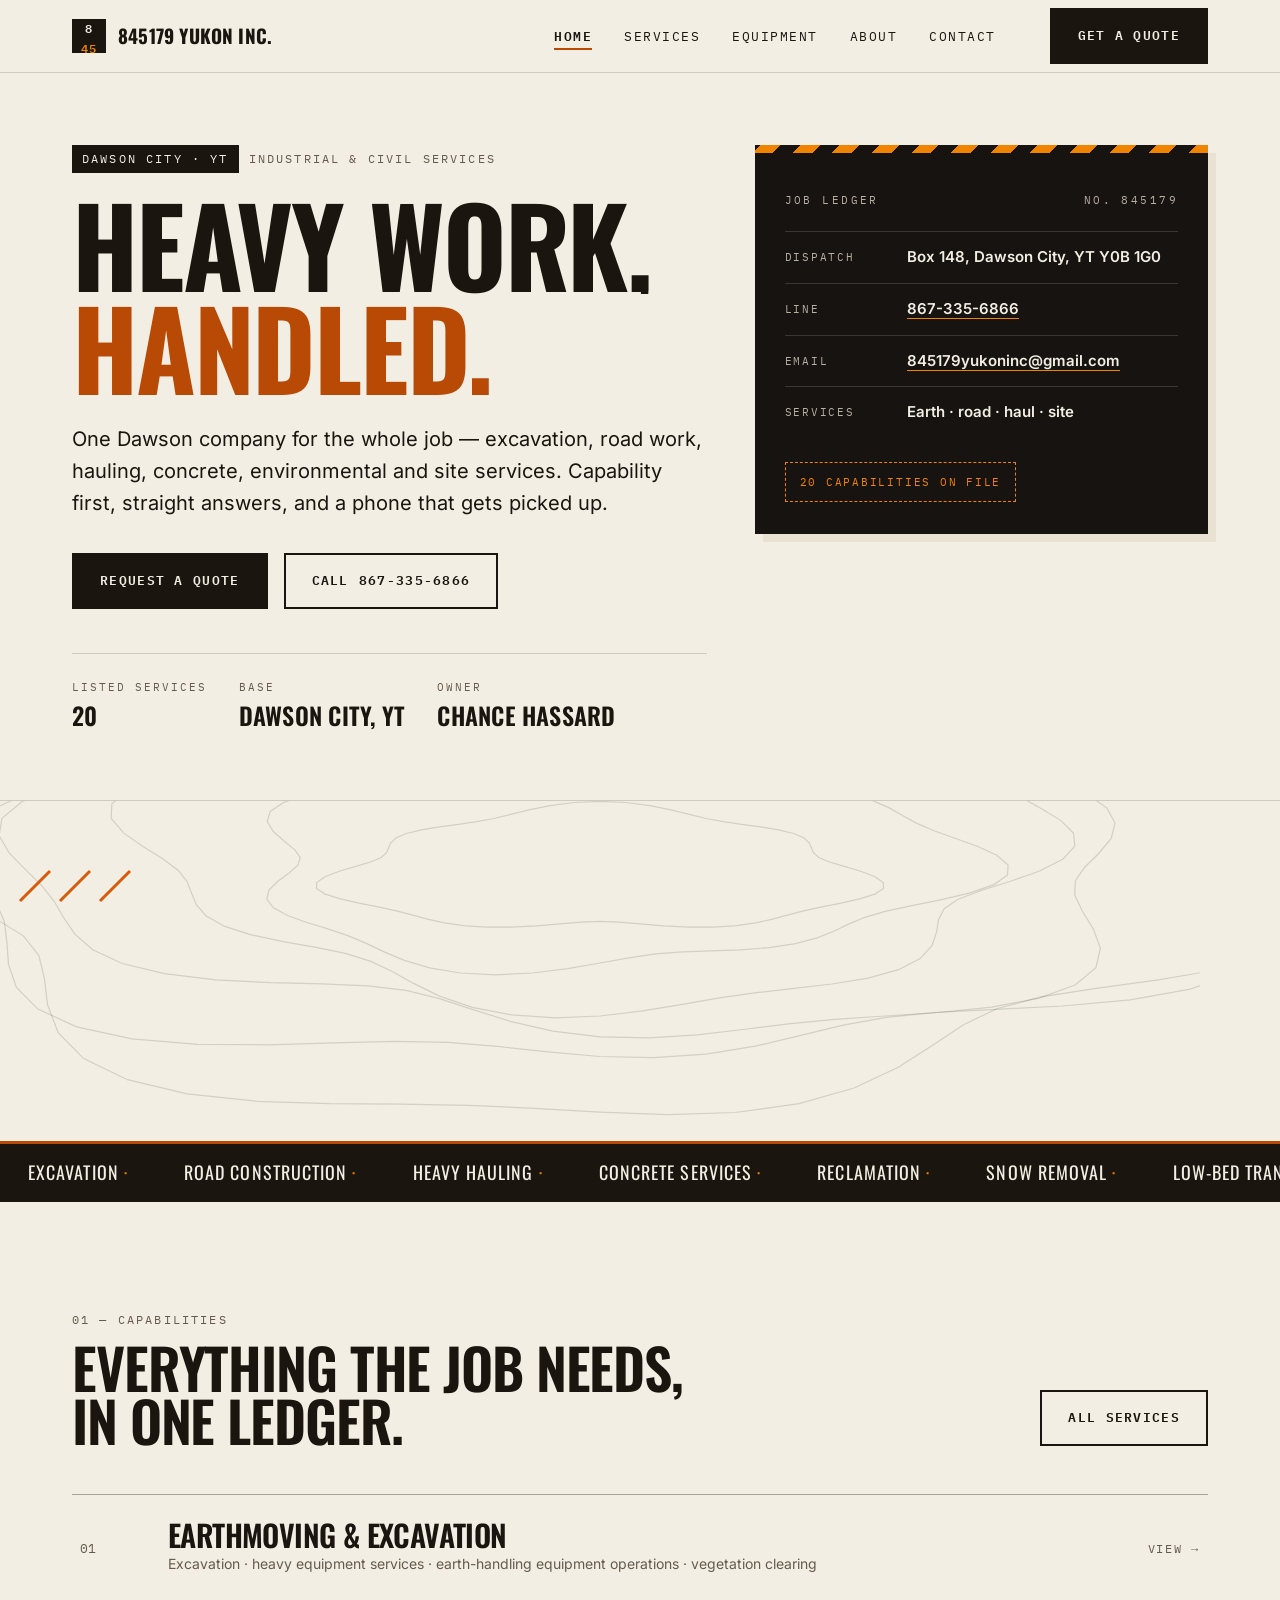
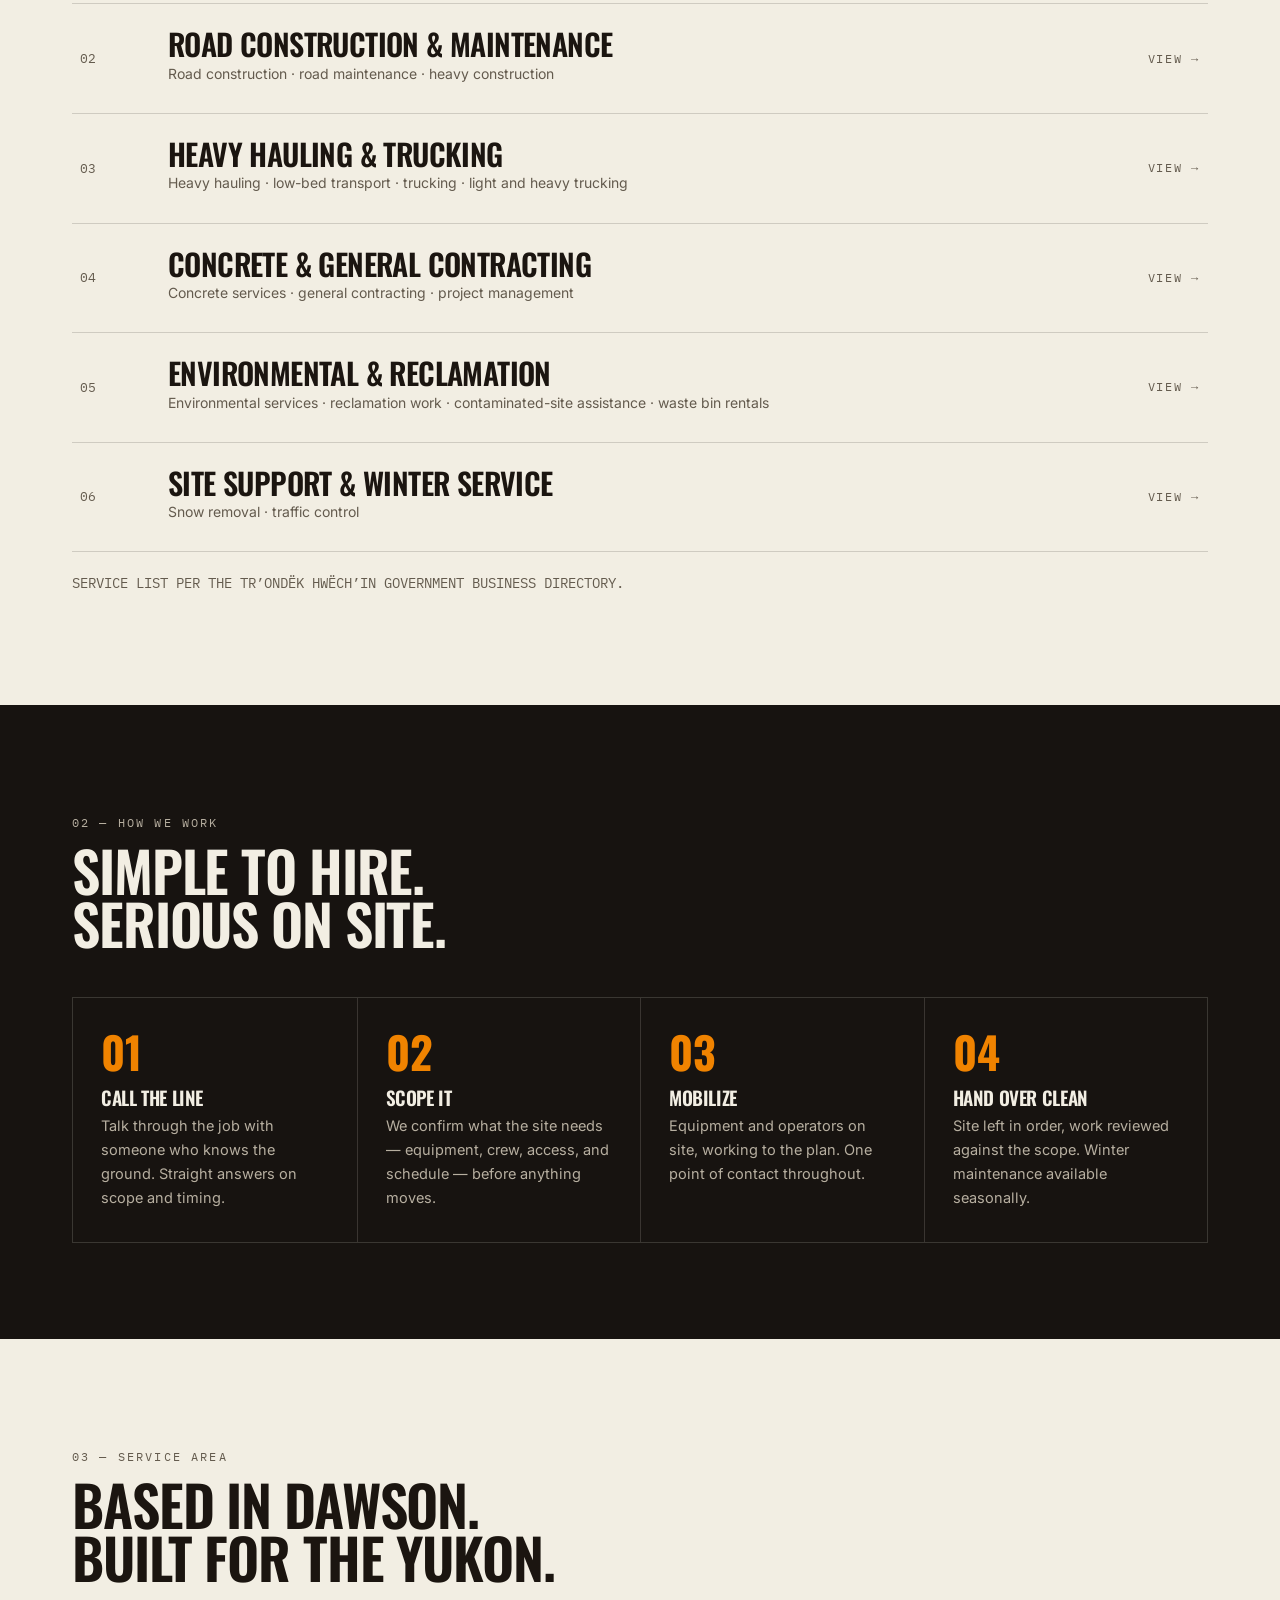
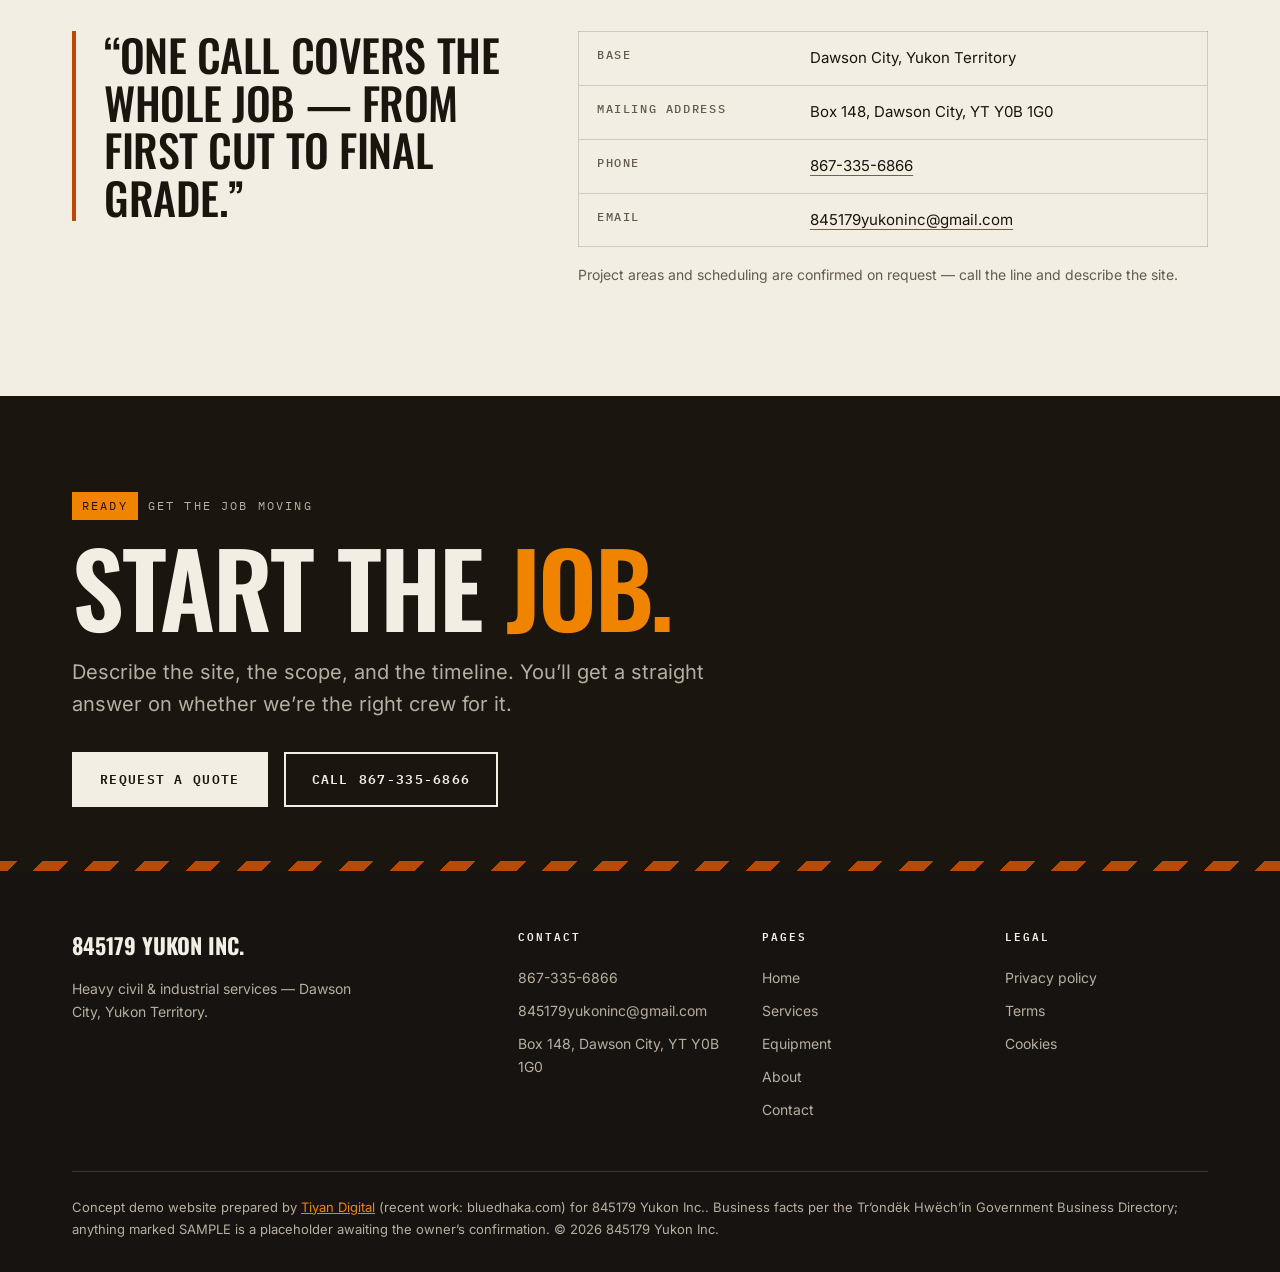
<file: index.html>
<!DOCTYPE html>
<html lang="en">
<head>
<meta charset="UTF-8">
<meta name="viewport" content="width=device-width, initial-scale=1.0">
<title>845179 Yukon Inc. — Heavy Civil & Industrial Services, Dawson City YT</title>
<meta name="description" content="845179 Yukon Inc., Dawson City, Yukon — excavation, road construction, heavy hauling, concrete, environmental and site services. One contractor for the whole job. Call 867-335-6866.">
<link rel="icon" href="data:image/svg+xml,%3Csvg xmlns='http://www.w3.org/2000/svg' viewBox='0 0 32 32'%3E%3Crect width='32' height='32' fill='%231B1510'/%3E%3Ctext x='16' y='22' font-family='monospace' font-size='14' fill='%23F08300' text-anchor='middle'%3E845%3C/text%3E%3C/svg%3E">
<link rel="stylesheet" href="assets/css/main.css">
</head>
<body>
<a class="skip" href="#main">Skip to content</a>

<header class="site-head">
  <div class="wrap bar">
    <a class="brand" href="index.html" aria-label="845179 Yukon Inc. — home">
      <span class="mark" aria-hidden="true">8<em>45</em></span>
      <span data-brand>845179 Yukon Inc.</span>
    </a>
    <button class="burger" id="burger" aria-expanded="false" aria-controls="nav" aria-label="Menu">
      <span></span><span></span><span></span>
    </button>
    <nav class="nav" id="nav" aria-label="Primary">
      <a href="index.html" aria-current="page">Home</a>
      <a href="services.html">Services</a>
      <a href="equipment.html">Equipment</a>
      <a href="about.html">About</a>
      <a href="contact.html">Contact</a>
      <a href="contact.html" class="nav-cta">Get a quote</a>
    </nav>
    <a class="btn head-cta" href="contact.html" style="margin-left:12px">Get a quote</a>
  </div>
</header>

<main id="main">
  <!-- HERO -->
  <div class="hero">
    <div class="wrap hero-grid">
      <div>
        <p class="eyebrow"><span class="tag">Dawson City · YT</span>Industrial &amp; civil services</p>
        <h1 aria-label="Heavy work, handled.">
          <span class="line"><span>Heavy work,</span></span>
          <span class="line"><span class="acc-word">handled.</span></span>
        </h1>
        <p class="lede">One Dawson company for the whole job — excavation, road work, hauling, concrete, environmental and site services. Capability first, straight answers, and a phone that gets picked up.</p>
        <div class="cta-row">
          <a class="btn" href="contact.html">Request a quote</a>
          <a class="btn ghost" href="tel:+18673356866" data-phone-href>Call <span data-phone>867-335-6866</span></a>
        </div>
        <div class="hero-meta">
          <div><div class="k">Listed services</div><div class="v">20</div></div>
          <div><div class="k">Base</div><div class="v">Dawson City, YT</div></div>
          <div><div class="k">Owner</div><div class="v">Chance Hassard</div></div>
        </div>
      </div>
      <aside class="ticket" aria-label="Dispatch details">
        <div class="t-head"><span>Job ledger</span><span>No. 845179</span></div>
        <div class="row"><span class="k">Dispatch</span><span class="v">Box 148, Dawson City, YT Y0B&nbsp;1G0</span></div>
        <div class="row"><span class="k">Line</span><span class="v"><a href="tel:+18673356866" data-phone-href><span data-phone>867-335-6866</span></a></span></div>
        <div class="row"><span class="k">Email</span><span class="v"><a href="mailto:845179yukoninc@gmail.com" data-email-href><span data-email>845179yukoninc@gmail.com</span></a></span></div>
        <div class="row"><span class="k">Services</span><span class="v">Earth · road · haul · site</span></div>
        <span class="stamp">20 capabilities on file</span>
      </aside>
    </div>
    <div class="terrain" aria-hidden="true">
      <img src="assets/img/terrain.svg" alt="" width="1200" height="340">
    </div>
  </div>

  <!-- MARQUEE -->
  <div class="strip" aria-hidden="true">
    <div class="track">
      <span>Excavation <i>·</i></span><span>Road construction <i>·</i></span><span>Heavy hauling <i>·</i></span><span>Concrete services <i>·</i></span><span>Reclamation <i>·</i></span><span>Snow removal <i>·</i></span><span>Low-bed transport <i>·</i></span><span>Traffic control <i>·</i></span>
      <span>Excavation <i>·</i></span><span>Road construction <i>·</i></span><span>Heavy hauling <i>·</i></span><span>Concrete services <i>·</i></span><span>Reclamation <i>·</i></span><span>Snow removal <i>·</i></span><span>Low-bed transport <i>·</i></span><span>Traffic control <i>·</i></span>
    </div>
  </div>

  <!-- CAPABILITIES -->
  <section aria-labelledby="cap-h">
    <div class="wrap">
      <div class="sec-head rv">
        <div>
          <p class="idx">01 — Capabilities</p>
          <h2 id="cap-h">Everything the job needs,<br>in one ledger.</h2>
        </div>
        <a class="btn ghost" href="services.html">All services</a>
      </div>
      <div class="ledger rv">
        <a class="ledger-row" href="services.html#earthmoving">
          <span class="n">01</span>
          <span><h3>Earthmoving &amp; excavation</h3><span class="items">Excavation · heavy equipment services · earth-handling equipment operations · vegetation clearing</span></span>
          <span class="go">View →</span>
        </a>
        <a class="ledger-row" href="services.html#roads">
          <span class="n">02</span>
          <span><h3>Road construction &amp; maintenance</h3><span class="items">Road construction · road maintenance · heavy construction</span></span>
          <span class="go">View →</span>
        </a>
        <a class="ledger-row" href="services.html#hauling">
          <span class="n">03</span>
          <span><h3>Heavy hauling &amp; trucking</h3><span class="items">Heavy hauling · low-bed transport · trucking · light and heavy trucking</span></span>
          <span class="go">View →</span>
        </a>
        <a class="ledger-row" href="services.html#concrete">
          <span class="n">04</span>
          <span><h3>Concrete &amp; general contracting</h3><span class="items">Concrete services · general contracting · project management</span></span>
          <span class="go">View →</span>
        </a>
        <a class="ledger-row" href="services.html#environmental">
          <span class="n">05</span>
          <span><h3>Environmental &amp; reclamation</h3><span class="items">Environmental services · reclamation work · contaminated-site assistance · waste bin rentals</span></span>
          <span class="go">View →</span>
        </a>
        <a class="ledger-row" href="services.html#site">
          <span class="n">06</span>
          <span><h3>Site support &amp; winter service</h3><span class="items">Snow removal · traffic control</span></span>
          <span class="go">View →</span>
        </a>
      </div>
      <p class="small mono rv" style="margin-top:20px;color:var(--muted)">SERVICE LIST PER THE TR&rsquo;OND&Euml;K HW&Euml;CH&rsquo;IN GOVERNMENT BUSINESS DIRECTORY.</p>
    </div>
  </section>

  <!-- PROCESS -->
  <section class="band-dark" aria-labelledby="how-h">
    <div class="wrap">
      <div class="sec-head rv">
        <div>
          <p class="idx" style="color:var(--dark-muted)">02 — How we work</p>
          <h2 id="how-h">Simple to hire.<br>Serious on site.</h2>
        </div>
      </div>
      <div class="steps rv">
        <div class="step"><div class="n">01</div><h3>Call the line</h3><p>Talk through the job with someone who knows the ground. Straight answers on scope and timing.</p></div>
        <div class="step"><div class="n">02</div><h3>Scope it</h3><p>We confirm what the site needs — equipment, crew, access, and schedule — before anything moves.</p></div>
        <div class="step"><div class="n">03</div><h3>Mobilize</h3><p>Equipment and operators on site, working to the plan. One point of contact throughout.</p></div>
        <div class="step"><div class="n">04</div><h3>Hand over clean</h3><p>Site left in order, work reviewed against the scope. Winter maintenance available seasonally.</p></div>
      </div>
    </div>
  </section>

  <!-- SERVICE AREA -->
  <section aria-labelledby="area-h">
    <div class="wrap">
      <div class="sec-head rv">
        <div>
          <p class="idx">03 — Service area</p>
          <h2 id="area-h">Based in Dawson.<br>Built for the Yukon.</h2>
        </div>
      </div>
      <div class="about-grid">
        <p class="big-quote rv">&ldquo;One call covers the whole job &mdash; from first cut to final grade.&rdquo;</p>
        <div class="rv">
          <table class="fact-table">
            <tr><th>Base</th><td>Dawson City, Yukon Territory</td></tr>
            <tr><th>Mailing address</th><td>Box 148, Dawson City, YT Y0B 1G0</td></tr>
            <tr><th>Phone</th><td><a href="tel:+18673356866" data-phone-href><span data-phone>867-335-6866</span></a></td></tr>
            <tr><th>Email</th><td><a href="mailto:845179yukoninc@gmail.com" data-email-href><span data-email>845179yukoninc@gmail.com</span></a></td></tr>
          </table>
          <p class="small" style="color:var(--muted);margin-top:16px">Project areas and scheduling are confirmed on request — call the line and describe the site.</p>
        </div>
      </div>
    </div>
  </section>
</main>

<footer>
  <div class="footer-cta">
    <div class="wrap">
      <p class="eyebrow" style="color:var(--dark-muted)"><span class="tag" style="background:var(--acc-lt);color:var(--ink)">Ready</span>Get the job moving</p>
      <h2>Start the <span class="acc-word">job.</span></h2>
      <p class="lede">Describe the site, the scope, and the timeline. You&rsquo;ll get a straight answer on whether we&rsquo;re the right crew for it.</p>
      <div class="cta-row" style="margin-top:32px">
        <a class="btn on-dark" href="contact.html">Request a quote</a>
        <a class="btn ghost" style="border-color:var(--paper);color:var(--paper)" href="tel:+18673356866" data-phone-href>Call <span data-phone>867-335-6866</span></a>
      </div>
    </div>
  </div>
  <div class="site-foot">
    <div class="wrap">
      <div class="foot-grid">
        <div>
          <div class="foot-brand" data-brand>845179 Yukon Inc.</div>
          <p style="max-width:32ch">Heavy civil &amp; industrial services — Dawson City, Yukon Territory.</p>
        </div>
        <div>
          <h4>Contact</h4>
          <a href="tel:+18673356866" data-phone-href><span data-phone>867-335-6866</span></a>
          <a href="mailto:845179yukoninc@gmail.com" data-email-href><span data-email>845179yukoninc@gmail.com</span></a>
          <span style="display:block;padding:5px 0">Box 148, Dawson City, YT Y0B 1G0</span>
        </div>
        <div>
          <h4>Pages</h4>
          <a href="index.html">Home</a>
          <a href="services.html">Services</a>
          <a href="equipment.html">Equipment</a>
          <a href="about.html">About</a>
          <a href="contact.html">Contact</a>
        </div>
        <div>
          <h4>Legal</h4>
          <a href="privacy.html">Privacy policy</a>
          <a href="terms.html">Terms</a>
          <a href="cookies.html">Cookies</a>
        </div>
      </div>
      <div class="disclosure">
        Concept demo website prepared by <a href="https://bluedhaka.com" rel="noopener">Tiyan Digital</a> (recent work: bluedhaka.com) for <span data-brand>845179 Yukon Inc.</span>. Business facts per the Tr&rsquo;ond&euml;k Hw&euml;ch&rsquo;in Government Business Directory; anything marked SAMPLE is a placeholder awaiting the owner&rsquo;s confirmation. &copy; <span id="yr">2026</span> <span data-brand>845179 Yukon Inc.</span>
      </div>
    </div>
  </div>
</footer>
<script src="assets/js/brand.js"></script>
<script src="assets/js/main.js"></script>
</body>
</html>
</file>
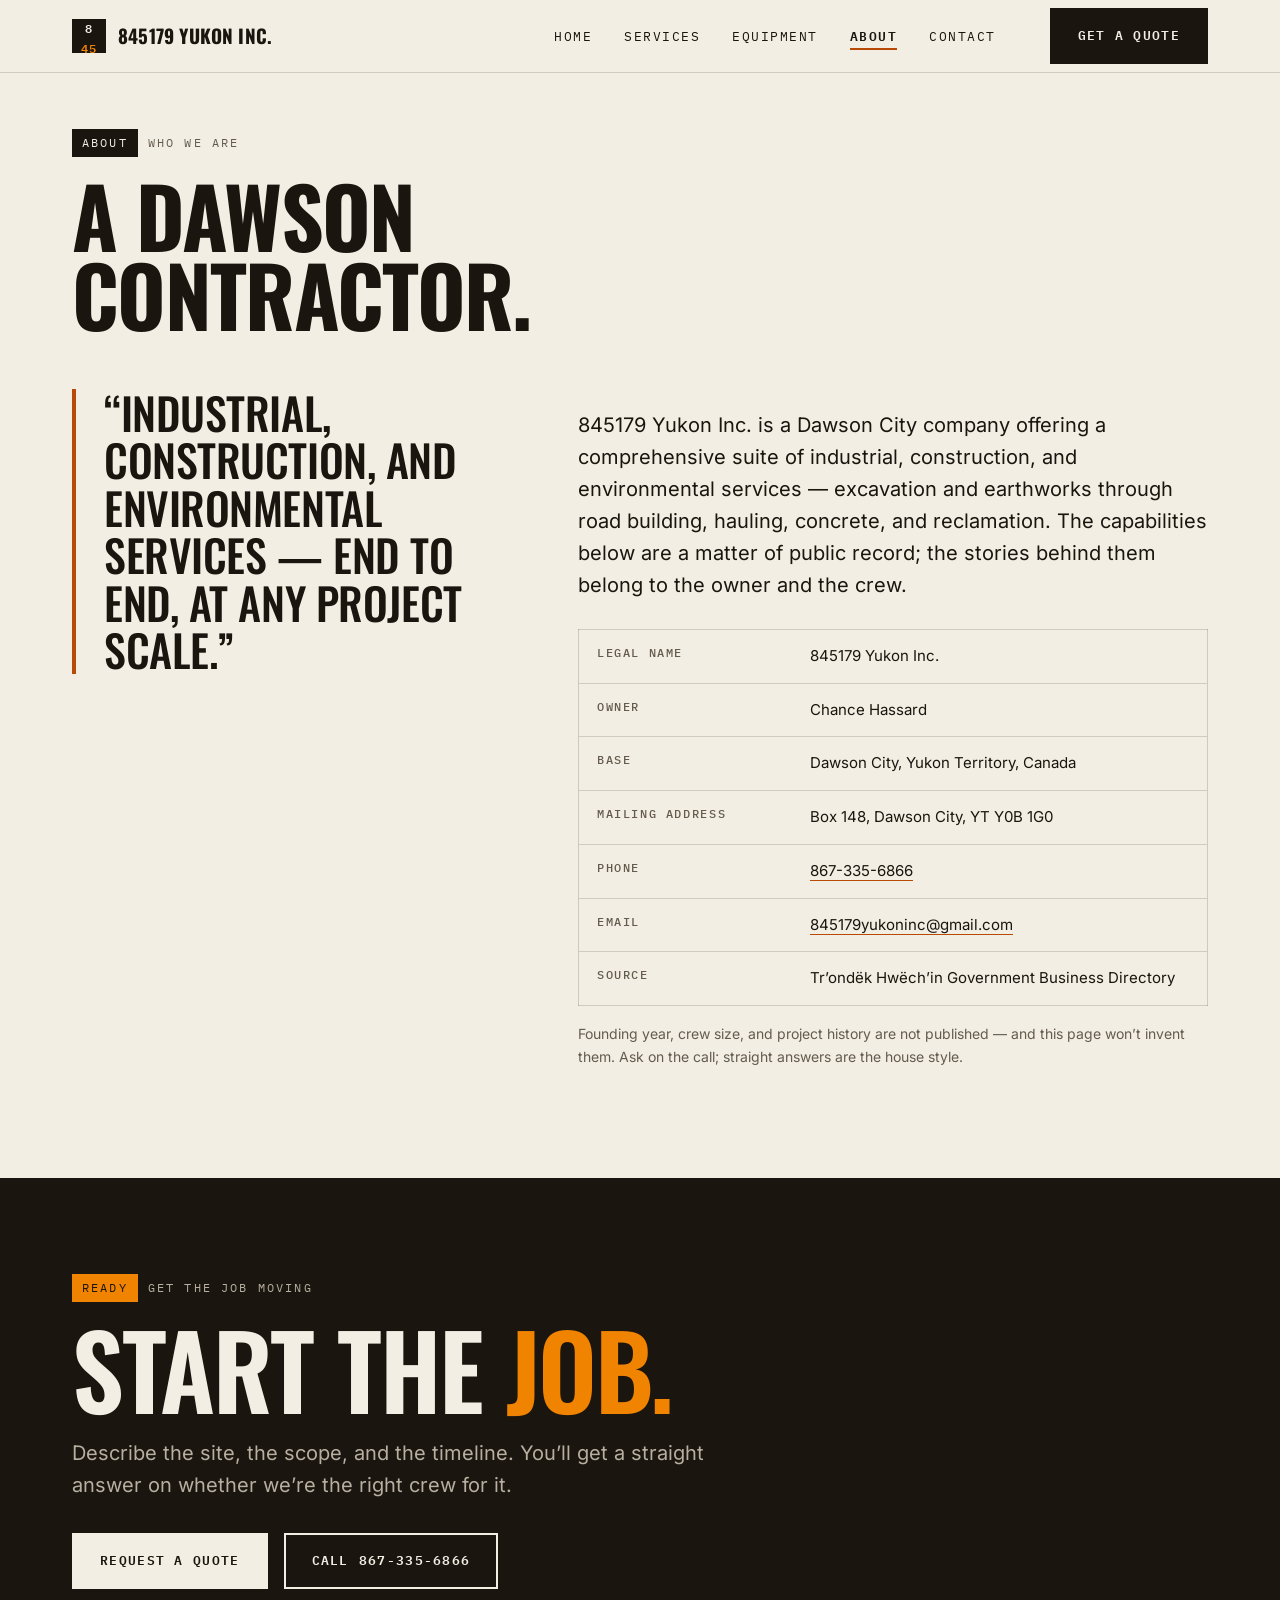
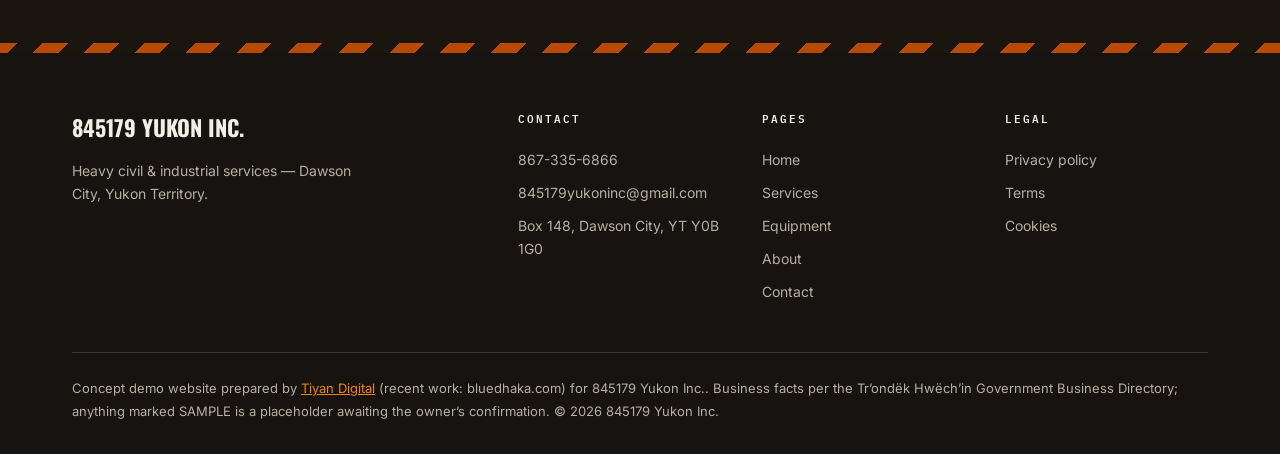
<file: about.html>
<!DOCTYPE html>
<html lang="en">
<head>
<meta charset="UTF-8">
<meta name="viewport" content="width=device-width, initial-scale=1.0">
<title>About — 845179 Yukon Inc.</title>
<meta name="description" content="About 845179 Yukon Inc., Dawson City Yukon — verified business facts only, no invented history.">
<link rel="icon" href="data:image/svg+xml,%3Csvg xmlns='http://www.w3.org/2000/svg' viewBox='0 0 32 32'%3E%3Crect width='32' height='32' fill='%231B1510'/%3E%3Ctext x='16' y='22' font-family='monospace' font-size='14' fill='%23F08300' text-anchor='middle'%3E845%3C/text%3E%3C/svg%3E">
<link rel="stylesheet" href="assets/css/main.css">
</head>
<body>
<a class="skip" href="#main">Skip to content</a>

<header class="site-head">
  <div class="wrap bar">
    <a class="brand" href="index.html" aria-label="845179 Yukon Inc. — home">
      <span class="mark" aria-hidden="true">8<em>45</em></span>
      <span data-brand>845179 Yukon Inc.</span>
    </a>
    <button class="burger" id="burger" aria-expanded="false" aria-controls="nav" aria-label="Menu">
      <span></span><span></span><span></span>
    </button>
    <nav class="nav" id="nav" aria-label="Primary">
      <a href="index.html">Home</a>
      <a href="services.html">Services</a>
      <a href="equipment.html">Equipment</a>
      <a href="about.html" aria-current="page">About</a>
      <a href="contact.html">Contact</a>
      <a href="contact.html" class="nav-cta">Get a quote</a>
    </nav>
    <a class="btn head-cta" href="contact.html" style="margin-left:12px">Get a quote</a>
  </div>
</header>

<main id="main">

  <div class="hero" style="padding:56px 0 0">
    <div class="wrap">
      <p class="eyebrow"><span class="tag">About</span>Who we are</p>
      <h1 style="font-size:clamp(44px,6.5vw,88px);font-weight:700">A Dawson<br>contractor.</h1>
    </div>
  </div>

  <section style="padding-top:56px">
    <div class="wrap about-grid">
      <p class="big-quote rv">&ldquo;Industrial, construction, and environmental services — end to end, at any project scale.&rdquo;</p>
      <div class="rv">
        <p class="lede" style="margin-bottom:28px"><span data-brand>845179 Yukon Inc.</span> is a Dawson City company offering a comprehensive suite of industrial, construction, and environmental services — excavation and earthworks through road building, hauling, concrete, and reclamation. The capabilities below are a matter of public record; the stories behind them belong to the owner and the crew.</p>
        <table class="fact-table">
          <tr><th>Legal name</th><td><span data-brand>845179 Yukon Inc.</span></td></tr>
          <tr><th>Owner</th><td>Chance Hassard</td></tr>
          <tr><th>Base</th><td>Dawson City, Yukon Territory, Canada</td></tr>
          <tr><th>Mailing address</th><td>Box 148, Dawson City, YT Y0B 1G0</td></tr>
          <tr><th>Phone</th><td><a href="tel:+18673356866" data-phone-href><span data-phone>867-335-6866</span></a></td></tr>
          <tr><th>Email</th><td><a href="mailto:845179yukoninc@gmail.com" data-email-href><span data-email>845179yukoninc@gmail.com</span></a></td></tr>
          <tr><th>Source</th><td>Tr&rsquo;ond&euml;k Hw&euml;ch&rsquo;in Government Business Directory</td></tr>
        </table>
        <p class="small" style="color:var(--muted);margin-top:16px">Founding year, crew size, and project history are not published — and this page won&rsquo;t invent them. Ask on the call; straight answers are the house style.</p>
      </div>
    </div>
  </section>

</main>

<footer>
  <div class="footer-cta">
    <div class="wrap">
      <p class="eyebrow" style="color:var(--dark-muted)"><span class="tag" style="background:var(--acc-lt);color:var(--ink)">Ready</span>Get the job moving</p>
      <h2>Start the <span class="acc-word">job.</span></h2>
      <p class="lede">Describe the site, the scope, and the timeline. You&rsquo;ll get a straight answer on whether we&rsquo;re the right crew for it.</p>
      <div class="cta-row" style="margin-top:32px">
        <a class="btn on-dark" href="contact.html">Request a quote</a>
        <a class="btn ghost" style="border-color:var(--paper);color:var(--paper)" href="tel:+18673356866" data-phone-href>Call <span data-phone>867-335-6866</span></a>
      </div>
    </div>
  </div>
  <div class="site-foot">
    <div class="wrap">
      <div class="foot-grid">
        <div>
          <div class="foot-brand" data-brand>845179 Yukon Inc.</div>
          <p style="max-width:32ch">Heavy civil &amp; industrial services — Dawson City, Yukon Territory.</p>
        </div>
        <div>
          <h4>Contact</h4>
          <a href="tel:+18673356866" data-phone-href><span data-phone>867-335-6866</span></a>
          <a href="mailto:845179yukoninc@gmail.com" data-email-href><span data-email>845179yukoninc@gmail.com</span></a>
          <span style="display:block;padding:5px 0">Box 148, Dawson City, YT Y0B 1G0</span>
        </div>
        <div>
          <h4>Pages</h4>
          <a href="index.html">Home</a>
          <a href="services.html">Services</a>
          <a href="equipment.html">Equipment</a>
          <a href="about.html">About</a>
          <a href="contact.html">Contact</a>
        </div>
        <div>
          <h4>Legal</h4>
          <a href="privacy.html">Privacy policy</a>
          <a href="terms.html">Terms</a>
          <a href="cookies.html">Cookies</a>
        </div>
      </div>
      <div class="disclosure">
        Concept demo website prepared by <a href="https://bluedhaka.com" rel="noopener">Tiyan Digital</a> (recent work: bluedhaka.com) for <span data-brand>845179 Yukon Inc.</span>. Business facts per the Tr&rsquo;ond&euml;k Hw&euml;ch&rsquo;in Government Business Directory; anything marked SAMPLE is a placeholder awaiting the owner&rsquo;s confirmation. &copy; <span id="yr">2026</span> <span data-brand>845179 Yukon Inc.</span>
      </div>
    </div>
  </div>
</footer>
<script src="assets/js/brand.js"></script>
<script src="assets/js/main.js"></script>
</body>
</html>
</file>
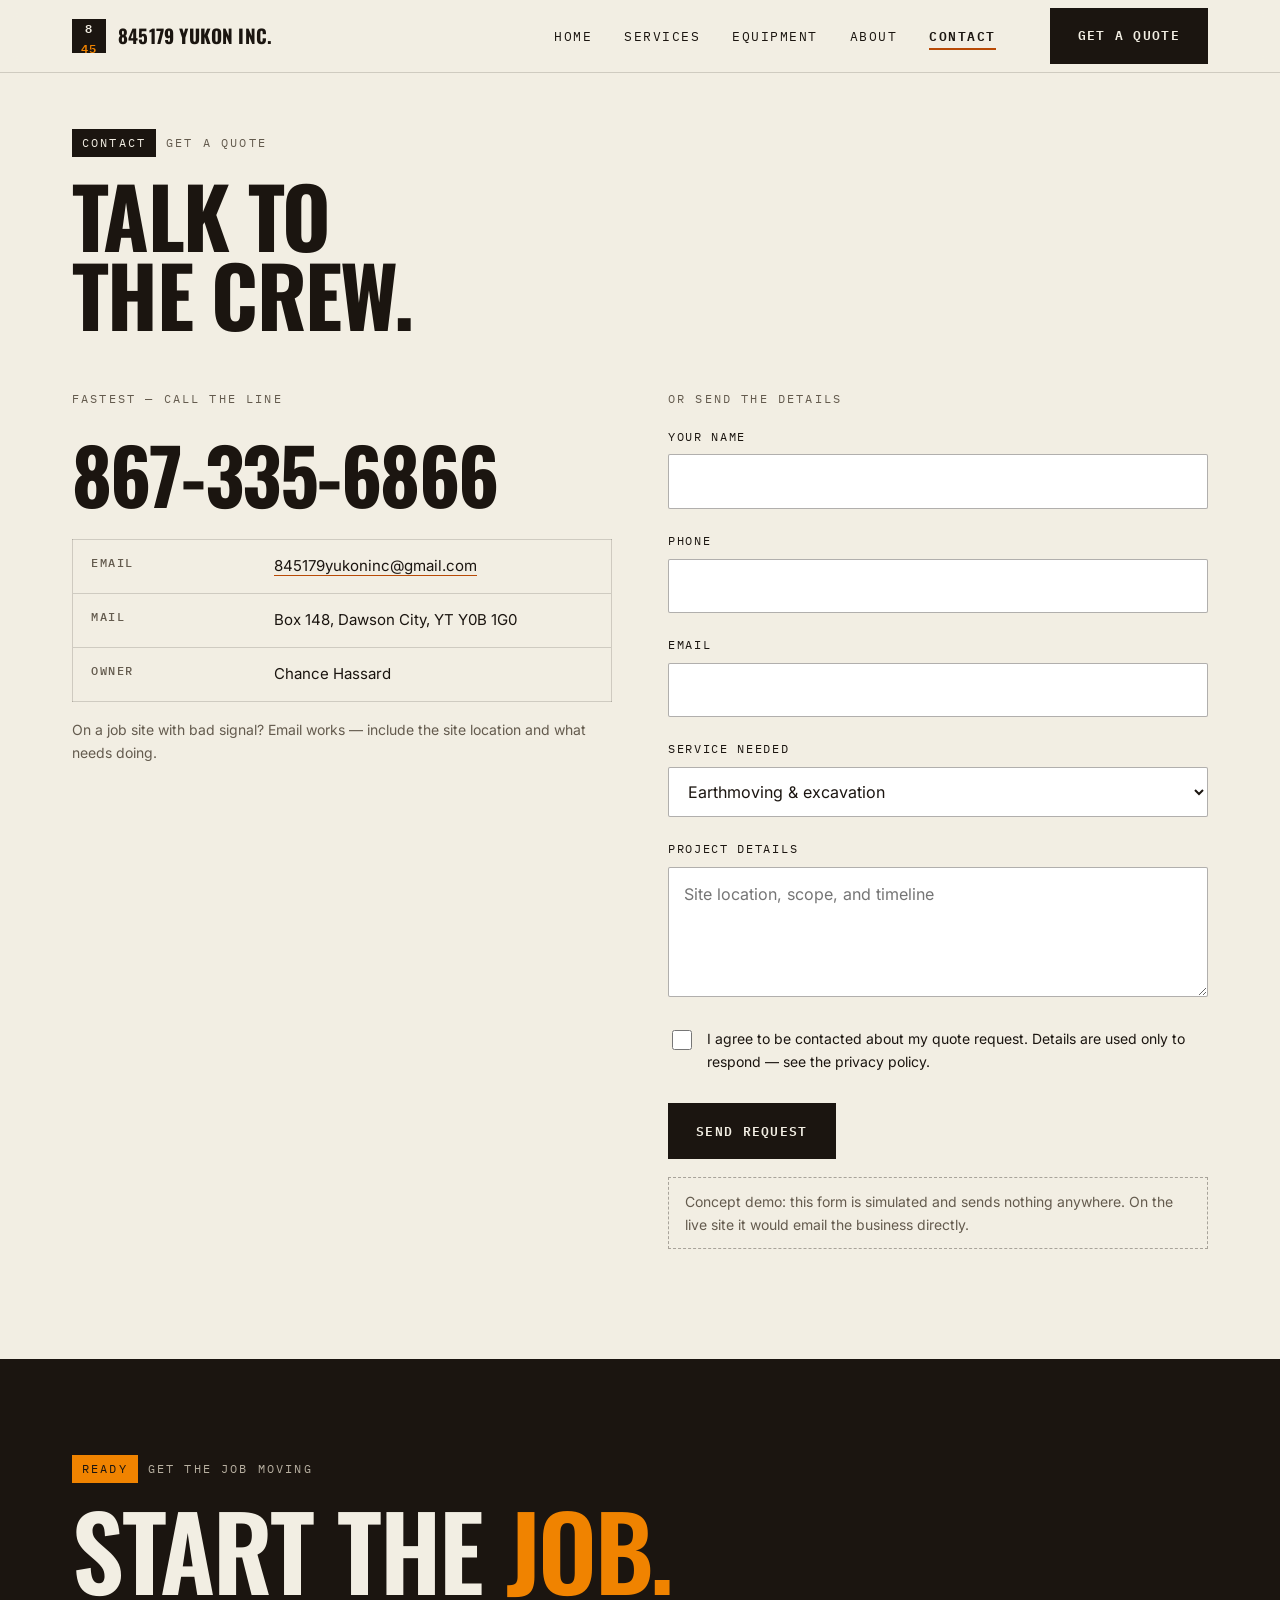
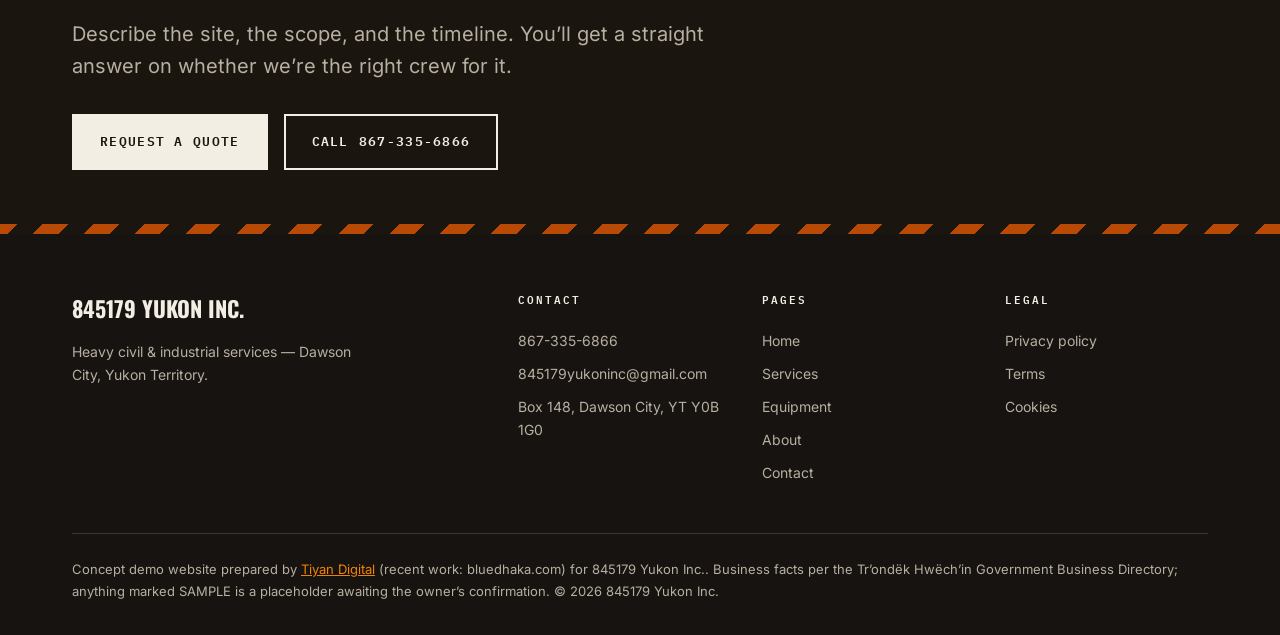
<file: contact.html>
<!DOCTYPE html>
<html lang="en">
<head>
<meta charset="UTF-8">
<meta name="viewport" content="width=device-width, initial-scale=1.0">
<title>Contact & quote — 845179 Yukon Inc.</title>
<meta name="description" content="Request a quote from 845179 Yukon Inc., Dawson City YT. Call 867-335-6866 or send project details.">
<link rel="icon" href="data:image/svg+xml,%3Csvg xmlns='http://www.w3.org/2000/svg' viewBox='0 0 32 32'%3E%3Crect width='32' height='32' fill='%231B1510'/%3E%3Ctext x='16' y='22' font-family='monospace' font-size='14' fill='%23F08300' text-anchor='middle'%3E845%3C/text%3E%3C/svg%3E">
<link rel="stylesheet" href="assets/css/main.css">
</head>
<body>
<a class="skip" href="#main">Skip to content</a>

<header class="site-head">
  <div class="wrap bar">
    <a class="brand" href="index.html" aria-label="845179 Yukon Inc. — home">
      <span class="mark" aria-hidden="true">8<em>45</em></span>
      <span data-brand>845179 Yukon Inc.</span>
    </a>
    <button class="burger" id="burger" aria-expanded="false" aria-controls="nav" aria-label="Menu">
      <span></span><span></span><span></span>
    </button>
    <nav class="nav" id="nav" aria-label="Primary">
      <a href="index.html">Home</a>
      <a href="services.html">Services</a>
      <a href="equipment.html">Equipment</a>
      <a href="about.html">About</a>
      <a href="contact.html" aria-current="page">Contact</a>
      <a href="contact.html" class="nav-cta">Get a quote</a>
    </nav>
    <a class="btn head-cta" href="contact.html" style="margin-left:12px">Get a quote</a>
  </div>
</header>

<main id="main">

  <div class="hero" style="padding:56px 0 0">
    <div class="wrap">
      <p class="eyebrow"><span class="tag">Contact</span>Get a quote</p>
      <h1 style="font-size:clamp(44px,6.5vw,88px);font-weight:700">Talk to<br>the crew.</h1>
    </div>
  </div>

  <section style="padding-top:56px">
    <div class="wrap contact-grid">
      <div class="rv">
        <p class="eyebrow">Fastest — call the line</p>
        <a class="call-big" href="tel:+18673356866" data-phone-href><span data-phone>867-335-6866</span></a>
        <table class="fact-table" style="margin-top:8px">
          <tr><th>Email</th><td><a href="mailto:845179yukoninc@gmail.com" data-email-href><span data-email>845179yukoninc@gmail.com</span></a></td></tr>
          <tr><th>Mail</th><td>Box 148, Dawson City, YT Y0B 1G0</td></tr>
          <tr><th>Owner</th><td>Chance Hassard</td></tr>
        </table>
        <p class="small" style="color:var(--muted);margin-top:16px">On a job site with bad signal? Email works — include the site location and what needs doing.</p>
      </div>
      <div class="rv">
        <p class="eyebrow">Or send the details</p>
        <form id="quote-form" novalidate>
          <div class="field">
            <label for="f-name">Your name</label>
            <input type="text" id="f-name" name="name" autocomplete="name" required>
          </div>
          <div class="field">
            <label for="f-phone">Phone</label>
            <input type="tel" id="f-phone" name="phone" autocomplete="tel" required>
          </div>
          <div class="field">
            <label for="f-email">Email</label>
            <input type="email" id="f-email" name="email" autocomplete="email">
          </div>
          <div class="field">
            <label for="f-svc">Service needed</label>
            <select id="f-svc" name="service">
              <option>Earthmoving &amp; excavation</option>
              <option>Road construction &amp; maintenance</option>
              <option>Heavy hauling &amp; trucking</option>
              <option>Concrete &amp; general contracting</option>
              <option>Environmental &amp; reclamation</option>
              <option>Site support &amp; winter service</option>
              <option>Something else</option>
            </select>
          </div>
          <div class="field">
            <label for="f-msg">Project details</label>
            <textarea id="f-msg" name="details" placeholder="Site location, scope, and timeline"></textarea>
          </div>
          <div class="field consent">
            <input type="checkbox" id="f-consent" required>
            <label for="f-consent" style="text-transform:none;letter-spacing:0;font-family:var(--body);font-size:14px">I agree to be contacted about my quote request. Details are used only to respond — see the privacy policy.</label>
          </div>
          <button class="btn" type="submit">Send request</button>
          <p class="form-note">Concept demo: this form is simulated and sends nothing anywhere. On the live site it would email the business directly.</p>
          <div class="form-ok" id="form-ok" tabindex="-1" role="status">Request noted (demo only — nothing was sent). On the live site, this goes straight to the crew.</div>
        </form>
      </div>
    </div>
  </section>

</main>

<footer>
  <div class="footer-cta">
    <div class="wrap">
      <p class="eyebrow" style="color:var(--dark-muted)"><span class="tag" style="background:var(--acc-lt);color:var(--ink)">Ready</span>Get the job moving</p>
      <h2>Start the <span class="acc-word">job.</span></h2>
      <p class="lede">Describe the site, the scope, and the timeline. You&rsquo;ll get a straight answer on whether we&rsquo;re the right crew for it.</p>
      <div class="cta-row" style="margin-top:32px">
        <a class="btn on-dark" href="contact.html">Request a quote</a>
        <a class="btn ghost" style="border-color:var(--paper);color:var(--paper)" href="tel:+18673356866" data-phone-href>Call <span data-phone>867-335-6866</span></a>
      </div>
    </div>
  </div>
  <div class="site-foot">
    <div class="wrap">
      <div class="foot-grid">
        <div>
          <div class="foot-brand" data-brand>845179 Yukon Inc.</div>
          <p style="max-width:32ch">Heavy civil &amp; industrial services — Dawson City, Yukon Territory.</p>
        </div>
        <div>
          <h4>Contact</h4>
          <a href="tel:+18673356866" data-phone-href><span data-phone>867-335-6866</span></a>
          <a href="mailto:845179yukoninc@gmail.com" data-email-href><span data-email>845179yukoninc@gmail.com</span></a>
          <span style="display:block;padding:5px 0">Box 148, Dawson City, YT Y0B 1G0</span>
        </div>
        <div>
          <h4>Pages</h4>
          <a href="index.html">Home</a>
          <a href="services.html">Services</a>
          <a href="equipment.html">Equipment</a>
          <a href="about.html">About</a>
          <a href="contact.html">Contact</a>
        </div>
        <div>
          <h4>Legal</h4>
          <a href="privacy.html">Privacy policy</a>
          <a href="terms.html">Terms</a>
          <a href="cookies.html">Cookies</a>
        </div>
      </div>
      <div class="disclosure">
        Concept demo website prepared by <a href="https://bluedhaka.com" rel="noopener">Tiyan Digital</a> (recent work: bluedhaka.com) for <span data-brand>845179 Yukon Inc.</span>. Business facts per the Tr&rsquo;ond&euml;k Hw&euml;ch&rsquo;in Government Business Directory; anything marked SAMPLE is a placeholder awaiting the owner&rsquo;s confirmation. &copy; <span id="yr">2026</span> <span data-brand>845179 Yukon Inc.</span>
      </div>
    </div>
  </div>
</footer>
<script src="assets/js/brand.js"></script>
<script src="assets/js/main.js"></script>
</body>
</html>
</file>
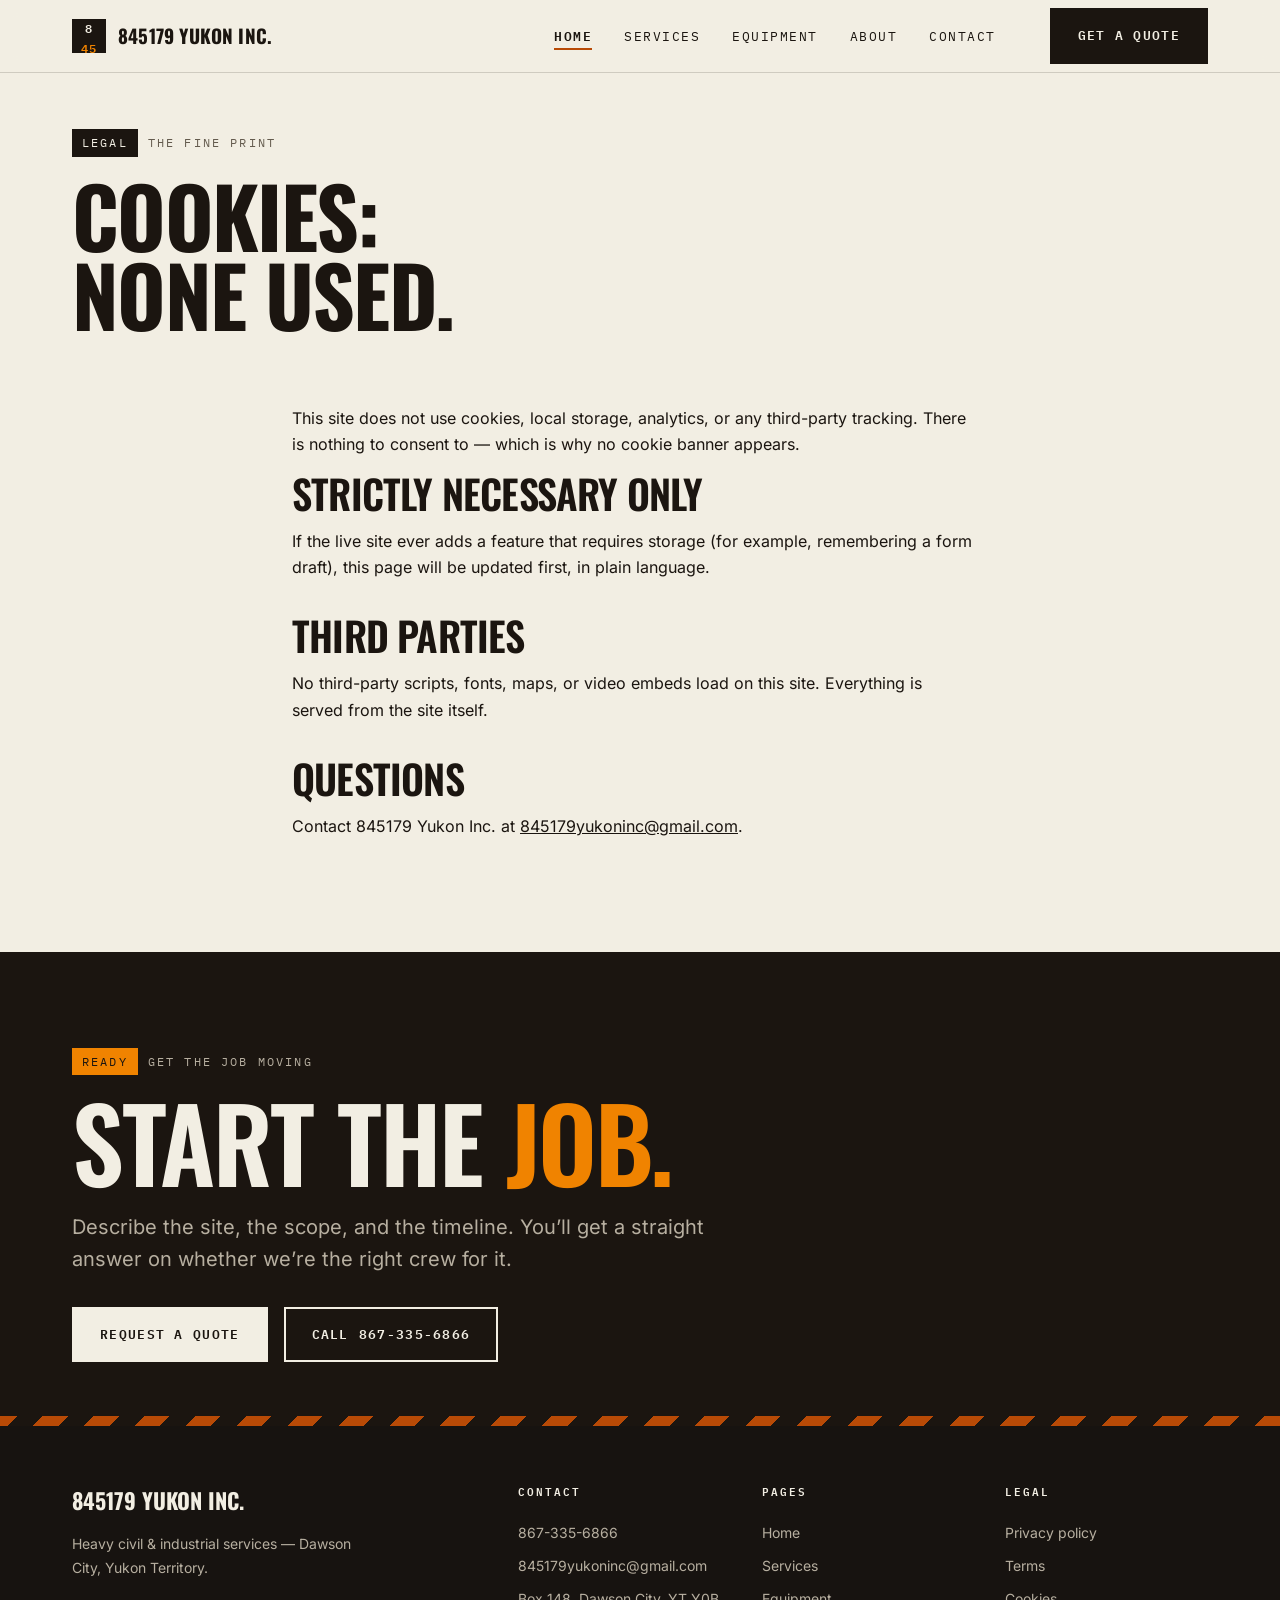
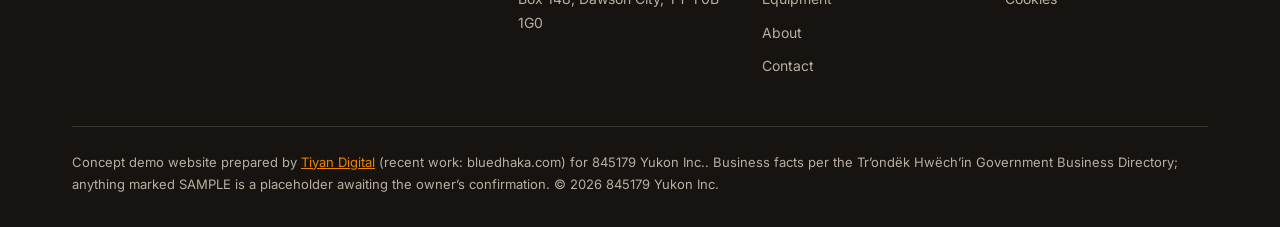
<file: cookies.html>
<!DOCTYPE html>
<html lang="en">
<head>
<meta charset="UTF-8">
<meta name="viewport" content="width=device-width, initial-scale=1.0">
<title>Cookie policy — 845179 Yukon Inc.</title>
<meta name="description" content="Cookie policy for the 845179 Yukon Inc. concept website: no tracking is used.">
<link rel="icon" href="data:image/svg+xml,%3Csvg xmlns='http://www.w3.org/2000/svg' viewBox='0 0 32 32'%3E%3Crect width='32' height='32' fill='%231B1510'/%3E%3Ctext x='16' y='22' font-family='monospace' font-size='14' fill='%23F08300' text-anchor='middle'%3E845%3C/text%3E%3C/svg%3E">
<link rel="stylesheet" href="assets/css/main.css">
</head>
<body>
<a class="skip" href="#main">Skip to content</a>

<header class="site-head">
  <div class="wrap bar">
    <a class="brand" href="index.html" aria-label="845179 Yukon Inc. — home">
      <span class="mark" aria-hidden="true">8<em>45</em></span>
      <span data-brand>845179 Yukon Inc.</span>
    </a>
    <button class="burger" id="burger" aria-expanded="false" aria-controls="nav" aria-label="Menu">
      <span></span><span></span><span></span>
    </button>
    <nav class="nav" id="nav" aria-label="Primary">
      <a href="index.html" aria-current="page">Home</a>
      <a href="services.html">Services</a>
      <a href="equipment.html">Equipment</a>
      <a href="about.html">About</a>
      <a href="contact.html">Contact</a>
      <a href="contact.html" class="nav-cta">Get a quote</a>
    </nav>
    <a class="btn head-cta" href="contact.html" style="margin-left:12px">Get a quote</a>
  </div>
</header>

<main id="main">

  <div class="hero" style="padding:56px 0 0">
    <div class="wrap">
      <p class="eyebrow"><span class="tag">Legal</span>The fine print</p>
      <h1 style="font-size:clamp(44px,6.5vw,88px);font-weight:700">Cookies:<br>none used.</h1>
    </div>
  </div>

  <section style="padding-top:56px"><div class="wrap legal rv">

        <p>This site does not use cookies, local storage, analytics, or any third-party tracking. There is nothing to consent to — which is why no cookie banner appears.</p>
        <h2>Strictly necessary only</h2>
        <p>If the live site ever adds a feature that requires storage (for example, remembering a form draft), this page will be updated first, in plain language.</p>
        <h2>Third parties</h2>
        <p>No third-party scripts, fonts, maps, or video embeds load on this site. Everything is served from the site itself.</p>
        <h2>Questions</h2>
        <p>Contact <span data-brand>845179 Yukon Inc.</span> at <a href="mailto:845179yukoninc@gmail.com">845179yukoninc@gmail.com</a>.</p>

  </div></section>

</main>

<footer>
  <div class="footer-cta">
    <div class="wrap">
      <p class="eyebrow" style="color:var(--dark-muted)"><span class="tag" style="background:var(--acc-lt);color:var(--ink)">Ready</span>Get the job moving</p>
      <h2>Start the <span class="acc-word">job.</span></h2>
      <p class="lede">Describe the site, the scope, and the timeline. You&rsquo;ll get a straight answer on whether we&rsquo;re the right crew for it.</p>
      <div class="cta-row" style="margin-top:32px">
        <a class="btn on-dark" href="contact.html">Request a quote</a>
        <a class="btn ghost" style="border-color:var(--paper);color:var(--paper)" href="tel:+18673356866" data-phone-href>Call <span data-phone>867-335-6866</span></a>
      </div>
    </div>
  </div>
  <div class="site-foot">
    <div class="wrap">
      <div class="foot-grid">
        <div>
          <div class="foot-brand" data-brand>845179 Yukon Inc.</div>
          <p style="max-width:32ch">Heavy civil &amp; industrial services — Dawson City, Yukon Territory.</p>
        </div>
        <div>
          <h4>Contact</h4>
          <a href="tel:+18673356866" data-phone-href><span data-phone>867-335-6866</span></a>
          <a href="mailto:845179yukoninc@gmail.com" data-email-href><span data-email>845179yukoninc@gmail.com</span></a>
          <span style="display:block;padding:5px 0">Box 148, Dawson City, YT Y0B 1G0</span>
        </div>
        <div>
          <h4>Pages</h4>
          <a href="index.html">Home</a>
          <a href="services.html">Services</a>
          <a href="equipment.html">Equipment</a>
          <a href="about.html">About</a>
          <a href="contact.html">Contact</a>
        </div>
        <div>
          <h4>Legal</h4>
          <a href="privacy.html">Privacy policy</a>
          <a href="terms.html">Terms</a>
          <a href="cookies.html">Cookies</a>
        </div>
      </div>
      <div class="disclosure">
        Concept demo website prepared by <a href="https://bluedhaka.com" rel="noopener">Tiyan Digital</a> (recent work: bluedhaka.com) for <span data-brand>845179 Yukon Inc.</span>. Business facts per the Tr&rsquo;ond&euml;k Hw&euml;ch&rsquo;in Government Business Directory; anything marked SAMPLE is a placeholder awaiting the owner&rsquo;s confirmation. &copy; <span id="yr">2026</span> <span data-brand>845179 Yukon Inc.</span>
      </div>
    </div>
  </div>
</footer>
<script src="assets/js/brand.js"></script>
<script src="assets/js/main.js"></script>
</body>
</html>
</file>
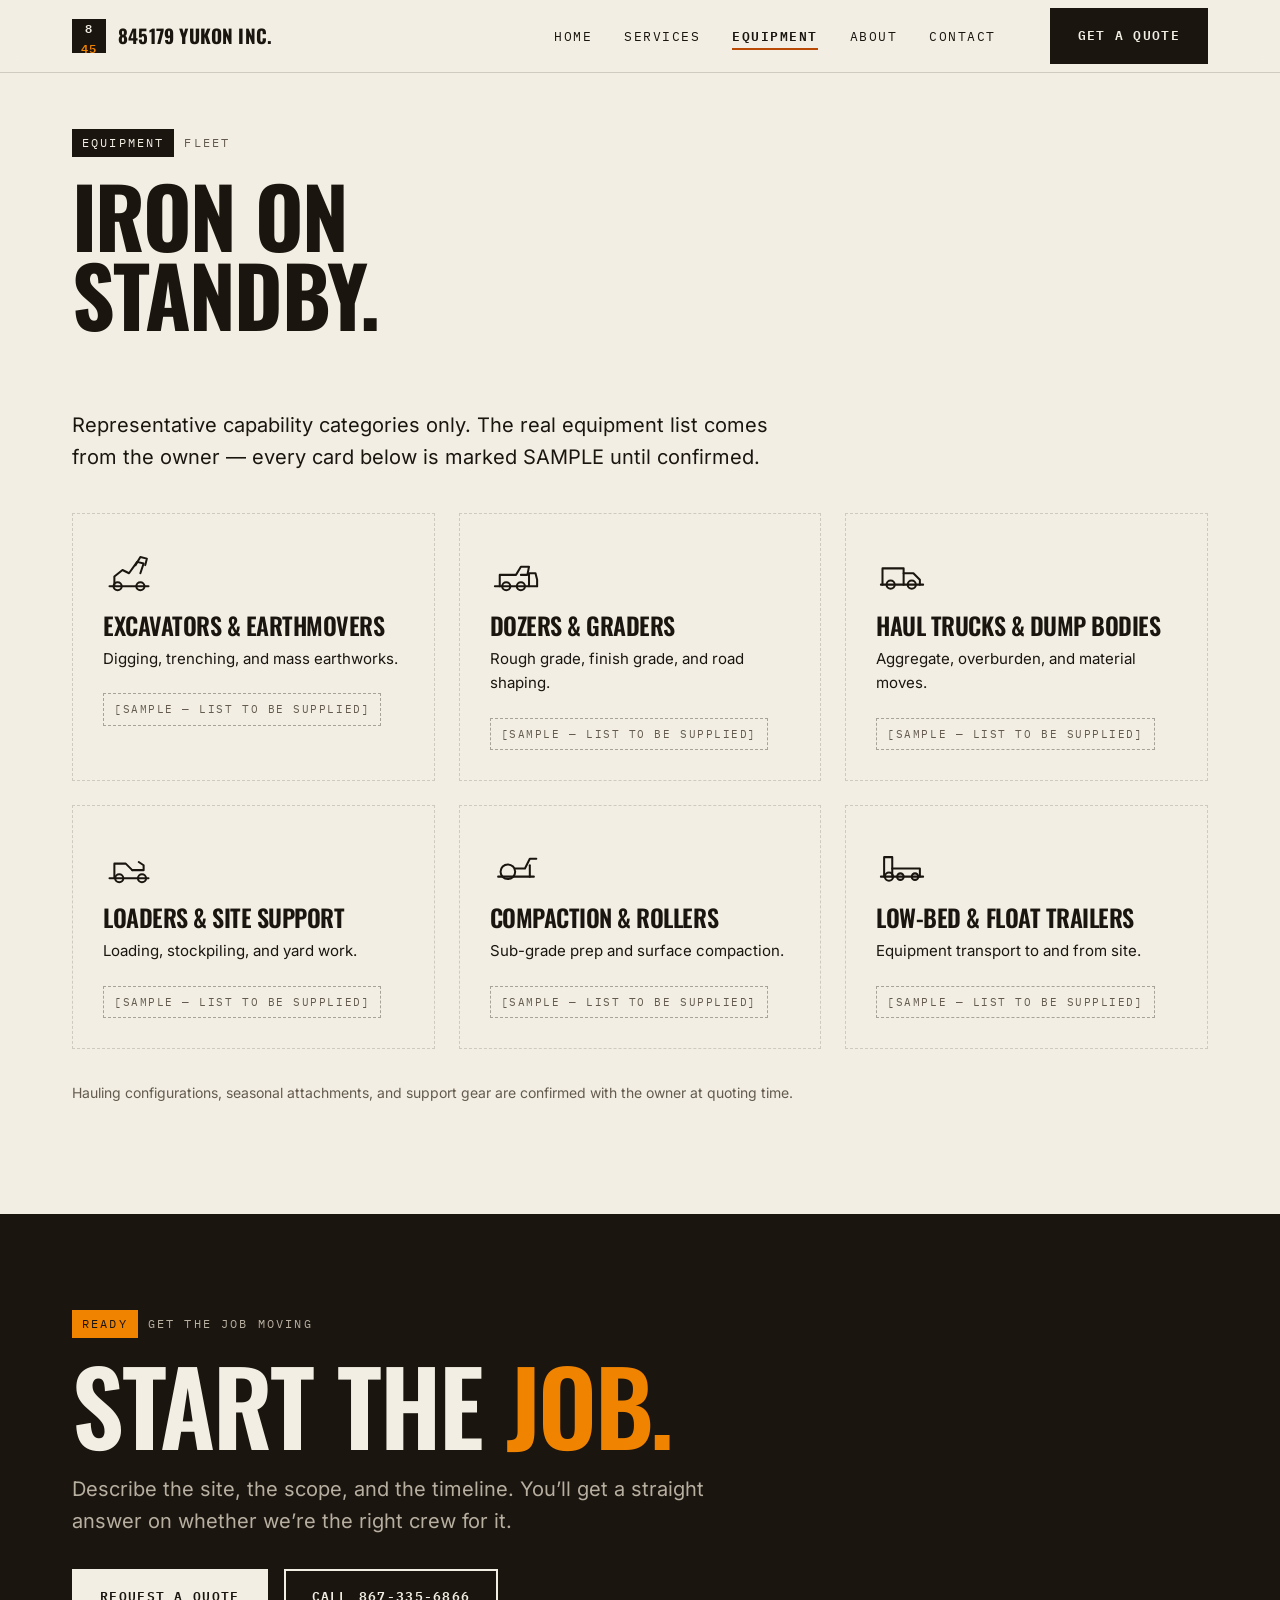
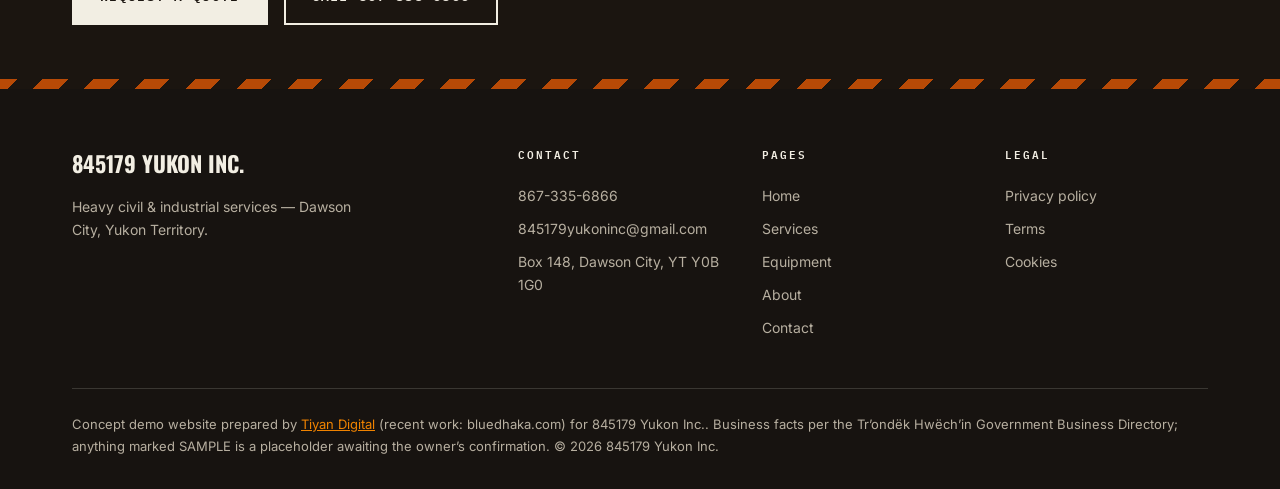
<file: equipment.html>
<!DOCTYPE html>
<html lang="en">
<head>
<meta charset="UTF-8">
<meta name="viewport" content="width=device-width, initial-scale=1.0">
<title>Equipment — 845179 Yukon Inc.</title>
<meta name="description" content="Equipment capability categories for 845179 Yukon Inc., Dawson City YT. SAMPLE placeholders pending owner confirmation.">
<link rel="icon" href="data:image/svg+xml,%3Csvg xmlns='http://www.w3.org/2000/svg' viewBox='0 0 32 32'%3E%3Crect width='32' height='32' fill='%231B1510'/%3E%3Ctext x='16' y='22' font-family='monospace' font-size='14' fill='%23F08300' text-anchor='middle'%3E845%3C/text%3E%3C/svg%3E">
<link rel="stylesheet" href="assets/css/main.css">
</head>
<body>
<a class="skip" href="#main">Skip to content</a>

<header class="site-head">
  <div class="wrap bar">
    <a class="brand" href="index.html" aria-label="845179 Yukon Inc. — home">
      <span class="mark" aria-hidden="true">8<em>45</em></span>
      <span data-brand>845179 Yukon Inc.</span>
    </a>
    <button class="burger" id="burger" aria-expanded="false" aria-controls="nav" aria-label="Menu">
      <span></span><span></span><span></span>
    </button>
    <nav class="nav" id="nav" aria-label="Primary">
      <a href="index.html">Home</a>
      <a href="services.html">Services</a>
      <a href="equipment.html" aria-current="page">Equipment</a>
      <a href="about.html">About</a>
      <a href="contact.html">Contact</a>
      <a href="contact.html" class="nav-cta">Get a quote</a>
    </nav>
    <a class="btn head-cta" href="contact.html" style="margin-left:12px">Get a quote</a>
  </div>
</header>

<main id="main">

  <div class="hero" style="padding:56px 0 0">
    <div class="wrap">
      <p class="eyebrow"><span class="tag">Equipment</span>Fleet</p>
      <h1 style="font-size:clamp(44px,6.5vw,88px);font-weight:700">Iron on<br>standby.</h1>
    </div>
  </div>

  <section style="padding-top:56px">
    <div class="wrap">
      <p class="lede rv" style="margin-bottom:40px">Representative capability categories only. The real equipment list comes from the owner — every card below is marked SAMPLE until confirmed.</p>
      <div class="grid3">

        <div class="card sample rv">
          <span class="icon" aria-hidden="true"><svg viewBox="0 0 64 64" fill="none" stroke="currentColor" stroke-width="2.5" stroke-linecap="round" stroke-linejoin="round"><path d="M8 52h48"/><path d="M14 52V40l10-8 8 4 10-14 8 2-4 12"/><path d="M40 26l6-10 8 2-2 8"/><circle cx="18" cy="52" r="5"/><circle cx="46" cy="52" r="5"/></svg></span>
          <h3>Excavators & earthmovers</h3>
          <p>Digging, trenching, and mass earthworks.</p>
          <span class="sample-tag">[SAMPLE — list to be supplied]</span>
        </div>

        <div class="card sample rv">
          <span class="icon" aria-hidden="true"><svg viewBox="0 0 64 64" fill="none" stroke="currentColor" stroke-width="2.5" stroke-linecap="round" stroke-linejoin="round"><path d="M6 52h52"/><path d="M12 52v-14h20l6-10h10l-2 10h-8"/><path d="M48 52v-16h8l2 8v8"/><circle cx="20" cy="52" r="5"/><circle cx="38" cy="52" r="5"/></svg></span>
          <h3>Dozers & graders</h3>
          <p>Rough grade, finish grade, and road shaping.</p>
          <span class="sample-tag">[SAMPLE — list to be supplied]</span>
        </div>

        <div class="card sample rv">
          <span class="icon" aria-hidden="true"><svg viewBox="0 0 64 64" fill="none" stroke="currentColor" stroke-width="2.5" stroke-linecap="round" stroke-linejoin="round"><path d="M6 50h52"/><path d="M8 50V30h26v20"/><path d="M34 36h12l8 8v6"/><circle cx="18" cy="50" r="5"/><circle cx="44" cy="50" r="5"/></svg></span>
          <h3>Haul trucks & dump bodies</h3>
          <p>Aggregate, overburden, and material moves.</p>
          <span class="sample-tag">[SAMPLE — list to be supplied]</span>
        </div>

        <div class="card sample rv">
          <span class="icon" aria-hidden="true"><svg viewBox="0 0 64 64" fill="none" stroke="currentColor" stroke-width="2.5" stroke-linecap="round" stroke-linejoin="round"><path d="M8 52h48"/><path d="M14 52V34h14l8 8"/><path d="M36 42h14v-6l-6-4"/><circle cx="20" cy="52" r="5"/><circle cx="48" cy="52" r="5"/></svg></span>
          <h3>Loaders & site support</h3>
          <p>Loading, stockpiling, and yard work.</p>
          <span class="sample-tag">[SAMPLE — list to be supplied]</span>
        </div>

        <div class="card sample rv">
          <span class="icon" aria-hidden="true"><svg viewBox="0 0 64 64" fill="none" stroke="currentColor" stroke-width="2.5" stroke-linecap="round" stroke-linejoin="round"><path d="M10 50h44"/><circle cx="22" cy="44" r="9"/><path d="M31 40h12l6-12h8"/><path d="M49 50v-14"/></svg></span>
          <h3>Compaction & rollers</h3>
          <p>Sub-grade prep and surface compaction.</p>
          <span class="sample-tag">[SAMPLE — list to be supplied]</span>
        </div>

        <div class="card sample rv">
          <span class="icon" aria-hidden="true"><svg viewBox="0 0 64 64" fill="none" stroke="currentColor" stroke-width="2.5" stroke-linecap="round" stroke-linejoin="round"><path d="M6 50h52"/><path d="M10 50V26h10v24"/><path d="M20 40h34v10"/><circle cx="16" cy="50" r="5"/><circle cx="30" cy="50" r="4"/><circle cx="48" cy="50" r="4"/></svg></span>
          <h3>Low-bed & float trailers</h3>
          <p>Equipment transport to and from site.</p>
          <span class="sample-tag">[SAMPLE — list to be supplied]</span>
        </div>
      </div>
      <p class="small" style="color:var(--muted);margin-top:32px">Hauling configurations, seasonal attachments, and support gear are confirmed with the owner at quoting time.</p>
    </div>
  </section>

</main>

<footer>
  <div class="footer-cta">
    <div class="wrap">
      <p class="eyebrow" style="color:var(--dark-muted)"><span class="tag" style="background:var(--acc-lt);color:var(--ink)">Ready</span>Get the job moving</p>
      <h2>Start the <span class="acc-word">job.</span></h2>
      <p class="lede">Describe the site, the scope, and the timeline. You&rsquo;ll get a straight answer on whether we&rsquo;re the right crew for it.</p>
      <div class="cta-row" style="margin-top:32px">
        <a class="btn on-dark" href="contact.html">Request a quote</a>
        <a class="btn ghost" style="border-color:var(--paper);color:var(--paper)" href="tel:+18673356866" data-phone-href>Call <span data-phone>867-335-6866</span></a>
      </div>
    </div>
  </div>
  <div class="site-foot">
    <div class="wrap">
      <div class="foot-grid">
        <div>
          <div class="foot-brand" data-brand>845179 Yukon Inc.</div>
          <p style="max-width:32ch">Heavy civil &amp; industrial services — Dawson City, Yukon Territory.</p>
        </div>
        <div>
          <h4>Contact</h4>
          <a href="tel:+18673356866" data-phone-href><span data-phone>867-335-6866</span></a>
          <a href="mailto:845179yukoninc@gmail.com" data-email-href><span data-email>845179yukoninc@gmail.com</span></a>
          <span style="display:block;padding:5px 0">Box 148, Dawson City, YT Y0B 1G0</span>
        </div>
        <div>
          <h4>Pages</h4>
          <a href="index.html">Home</a>
          <a href="services.html">Services</a>
          <a href="equipment.html">Equipment</a>
          <a href="about.html">About</a>
          <a href="contact.html">Contact</a>
        </div>
        <div>
          <h4>Legal</h4>
          <a href="privacy.html">Privacy policy</a>
          <a href="terms.html">Terms</a>
          <a href="cookies.html">Cookies</a>
        </div>
      </div>
      <div class="disclosure">
        Concept demo website prepared by <a href="https://bluedhaka.com" rel="noopener">Tiyan Digital</a> (recent work: bluedhaka.com) for <span data-brand>845179 Yukon Inc.</span>. Business facts per the Tr&rsquo;ond&euml;k Hw&euml;ch&rsquo;in Government Business Directory; anything marked SAMPLE is a placeholder awaiting the owner&rsquo;s confirmation. &copy; <span id="yr">2026</span> <span data-brand>845179 Yukon Inc.</span>
      </div>
    </div>
  </div>
</footer>
<script src="assets/js/brand.js"></script>
<script src="assets/js/main.js"></script>
</body>
</html>
</file>
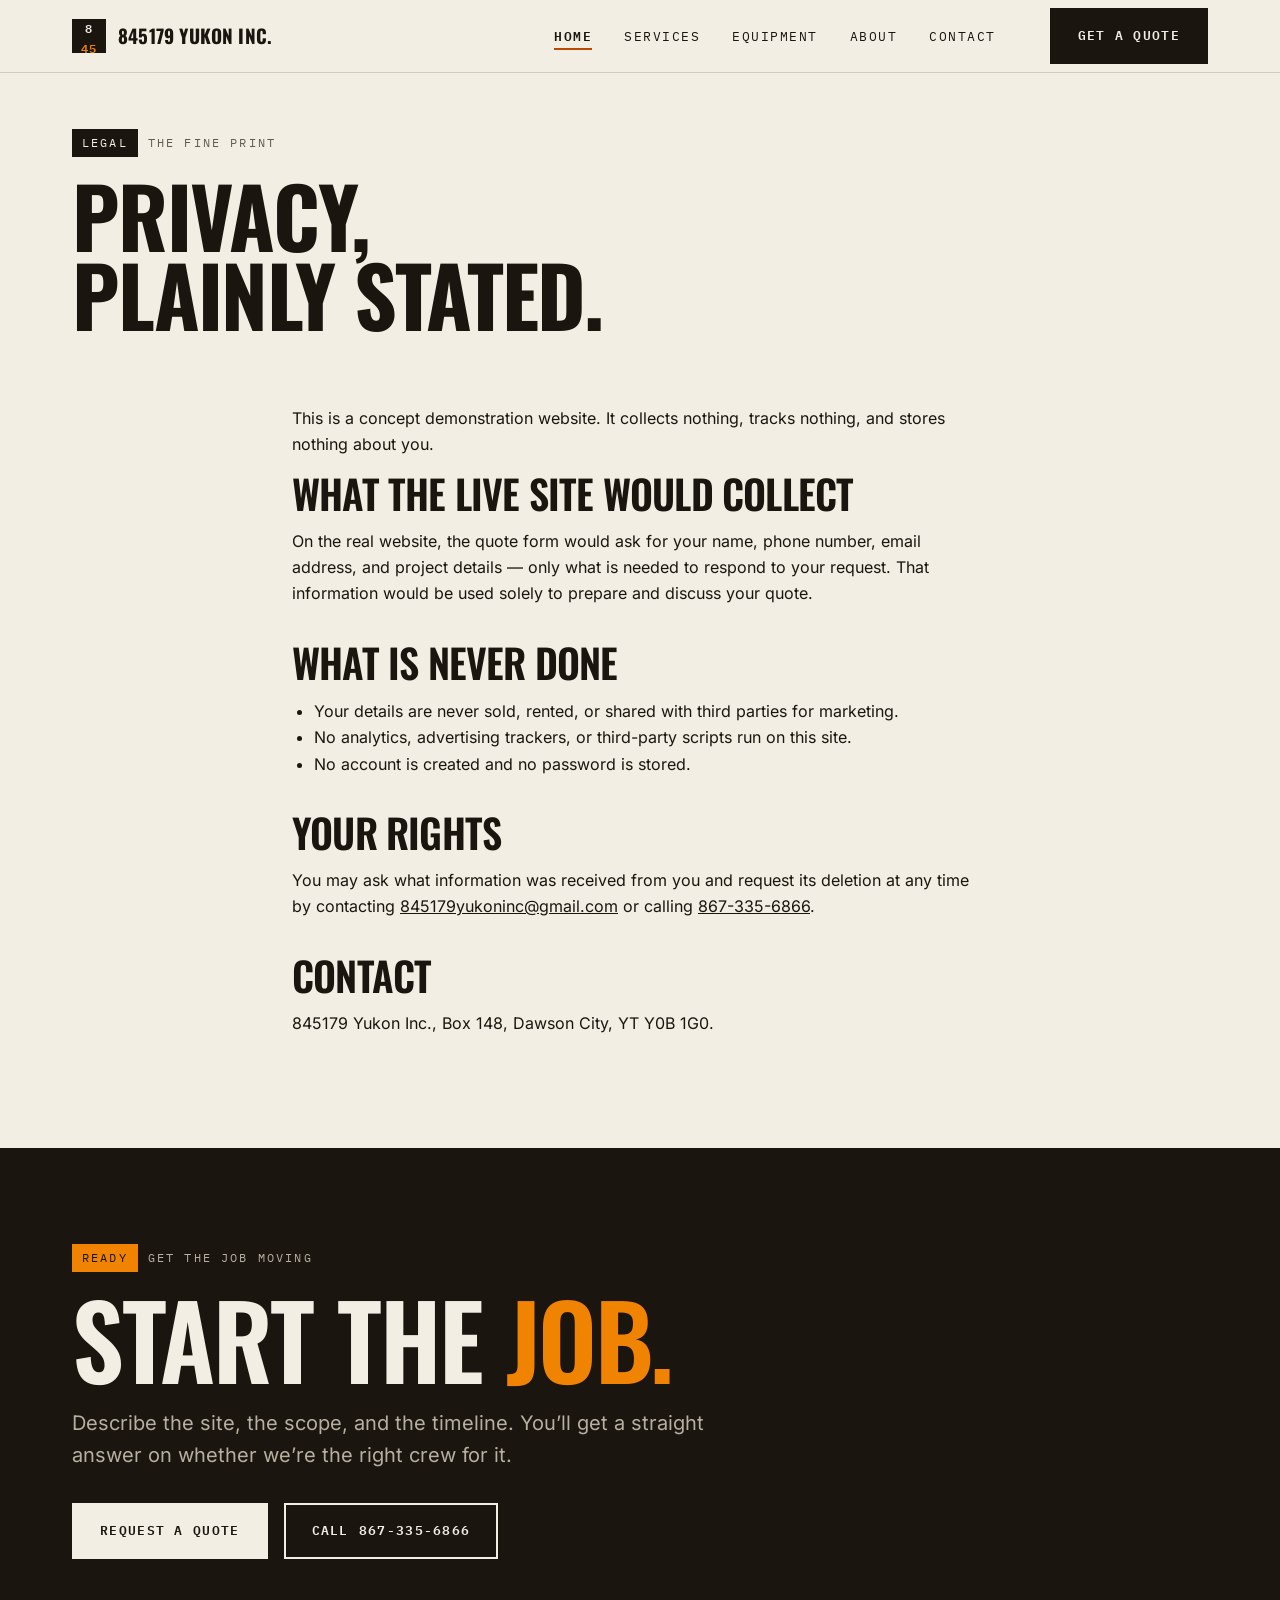
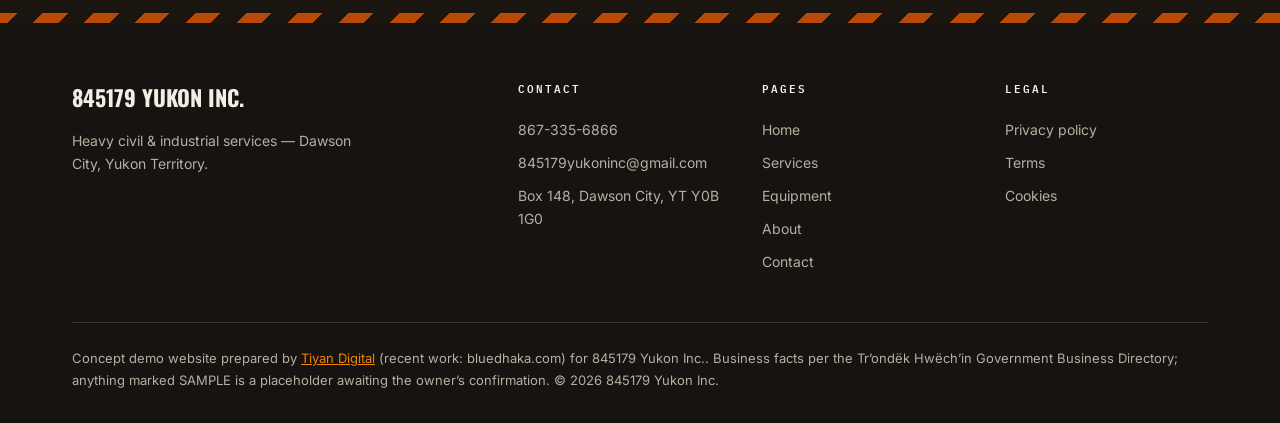
<file: privacy.html>
<!DOCTYPE html>
<html lang="en">
<head>
<meta charset="UTF-8">
<meta name="viewport" content="width=device-width, initial-scale=1.0">
<title>Privacy policy — 845179 Yukon Inc.</title>
<meta name="description" content="Plain-language privacy policy for the 845179 Yukon Inc. concept website.">
<link rel="icon" href="data:image/svg+xml,%3Csvg xmlns='http://www.w3.org/2000/svg' viewBox='0 0 32 32'%3E%3Crect width='32' height='32' fill='%231B1510'/%3E%3Ctext x='16' y='22' font-family='monospace' font-size='14' fill='%23F08300' text-anchor='middle'%3E845%3C/text%3E%3C/svg%3E">
<link rel="stylesheet" href="assets/css/main.css">
</head>
<body>
<a class="skip" href="#main">Skip to content</a>

<header class="site-head">
  <div class="wrap bar">
    <a class="brand" href="index.html" aria-label="845179 Yukon Inc. — home">
      <span class="mark" aria-hidden="true">8<em>45</em></span>
      <span data-brand>845179 Yukon Inc.</span>
    </a>
    <button class="burger" id="burger" aria-expanded="false" aria-controls="nav" aria-label="Menu">
      <span></span><span></span><span></span>
    </button>
    <nav class="nav" id="nav" aria-label="Primary">
      <a href="index.html" aria-current="page">Home</a>
      <a href="services.html">Services</a>
      <a href="equipment.html">Equipment</a>
      <a href="about.html">About</a>
      <a href="contact.html">Contact</a>
      <a href="contact.html" class="nav-cta">Get a quote</a>
    </nav>
    <a class="btn head-cta" href="contact.html" style="margin-left:12px">Get a quote</a>
  </div>
</header>

<main id="main">

  <div class="hero" style="padding:56px 0 0">
    <div class="wrap">
      <p class="eyebrow"><span class="tag">Legal</span>The fine print</p>
      <h1 style="font-size:clamp(44px,6.5vw,88px);font-weight:700">Privacy,<br>plainly stated.</h1>
    </div>
  </div>

  <section style="padding-top:56px"><div class="wrap legal rv">

        <p>This is a concept demonstration website. It collects nothing, tracks nothing, and stores nothing about you.</p>
        <h2>What the live site would collect</h2>
        <p>On the real website, the quote form would ask for your name, phone number, email address, and project details — only what is needed to respond to your request. That information would be used solely to prepare and discuss your quote.</p>
        <h2>What is never done</h2>
        <ul>
          <li>Your details are never sold, rented, or shared with third parties for marketing.</li>
          <li>No analytics, advertising trackers, or third-party scripts run on this site.</li>
          <li>No account is created and no password is stored.</li>
        </ul>
        <h2>Your rights</h2>
        <p>You may ask what information was received from you and request its deletion at any time by contacting <a href="mailto:845179yukoninc@gmail.com">845179yukoninc@gmail.com</a> or calling <a href="tel:+18673356866">867-335-6866</a>.</p>
        <h2>Contact</h2>
        <p><span data-brand>845179 Yukon Inc.</span>, Box 148, Dawson City, YT Y0B 1G0.</p>

  </div></section>

</main>

<footer>
  <div class="footer-cta">
    <div class="wrap">
      <p class="eyebrow" style="color:var(--dark-muted)"><span class="tag" style="background:var(--acc-lt);color:var(--ink)">Ready</span>Get the job moving</p>
      <h2>Start the <span class="acc-word">job.</span></h2>
      <p class="lede">Describe the site, the scope, and the timeline. You&rsquo;ll get a straight answer on whether we&rsquo;re the right crew for it.</p>
      <div class="cta-row" style="margin-top:32px">
        <a class="btn on-dark" href="contact.html">Request a quote</a>
        <a class="btn ghost" style="border-color:var(--paper);color:var(--paper)" href="tel:+18673356866" data-phone-href>Call <span data-phone>867-335-6866</span></a>
      </div>
    </div>
  </div>
  <div class="site-foot">
    <div class="wrap">
      <div class="foot-grid">
        <div>
          <div class="foot-brand" data-brand>845179 Yukon Inc.</div>
          <p style="max-width:32ch">Heavy civil &amp; industrial services — Dawson City, Yukon Territory.</p>
        </div>
        <div>
          <h4>Contact</h4>
          <a href="tel:+18673356866" data-phone-href><span data-phone>867-335-6866</span></a>
          <a href="mailto:845179yukoninc@gmail.com" data-email-href><span data-email>845179yukoninc@gmail.com</span></a>
          <span style="display:block;padding:5px 0">Box 148, Dawson City, YT Y0B 1G0</span>
        </div>
        <div>
          <h4>Pages</h4>
          <a href="index.html">Home</a>
          <a href="services.html">Services</a>
          <a href="equipment.html">Equipment</a>
          <a href="about.html">About</a>
          <a href="contact.html">Contact</a>
        </div>
        <div>
          <h4>Legal</h4>
          <a href="privacy.html">Privacy policy</a>
          <a href="terms.html">Terms</a>
          <a href="cookies.html">Cookies</a>
        </div>
      </div>
      <div class="disclosure">
        Concept demo website prepared by <a href="https://bluedhaka.com" rel="noopener">Tiyan Digital</a> (recent work: bluedhaka.com) for <span data-brand>845179 Yukon Inc.</span>. Business facts per the Tr&rsquo;ond&euml;k Hw&euml;ch&rsquo;in Government Business Directory; anything marked SAMPLE is a placeholder awaiting the owner&rsquo;s confirmation. &copy; <span id="yr">2026</span> <span data-brand>845179 Yukon Inc.</span>
      </div>
    </div>
  </div>
</footer>
<script src="assets/js/brand.js"></script>
<script src="assets/js/main.js"></script>
</body>
</html>
</file>
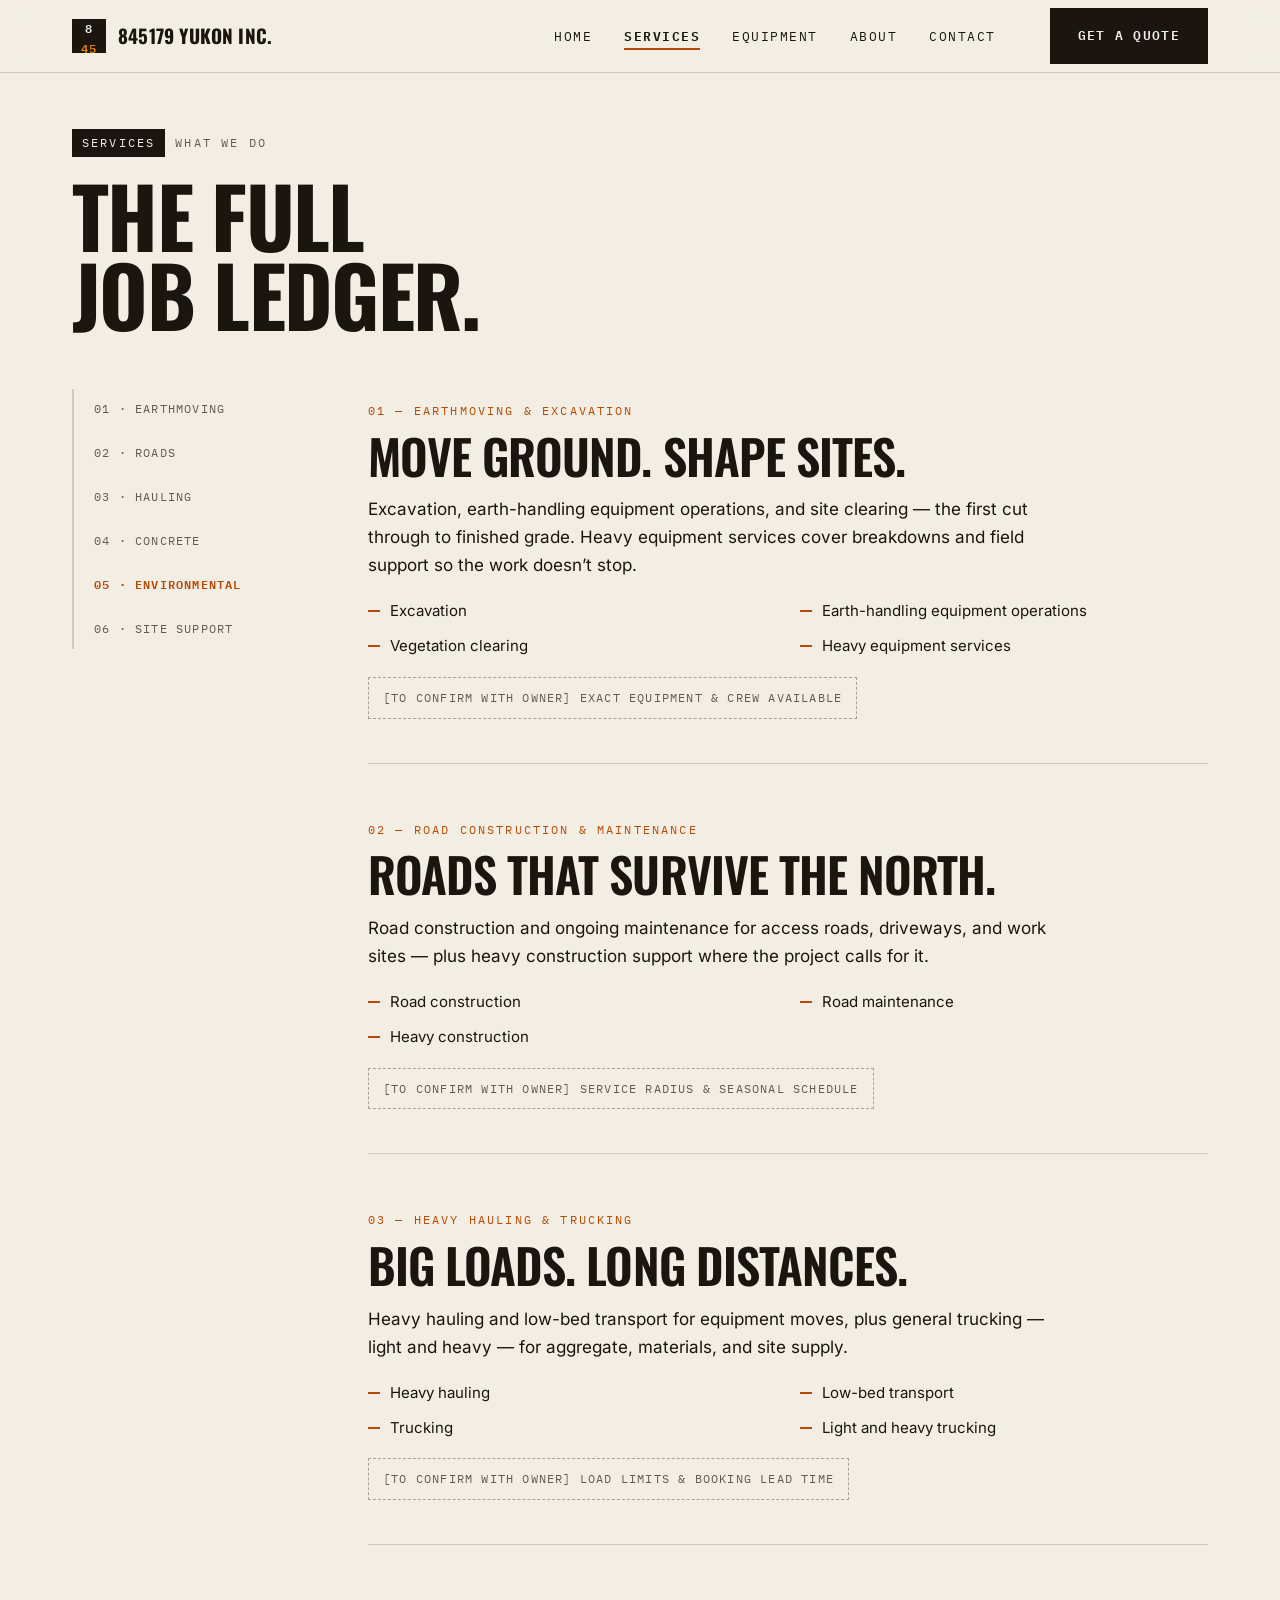
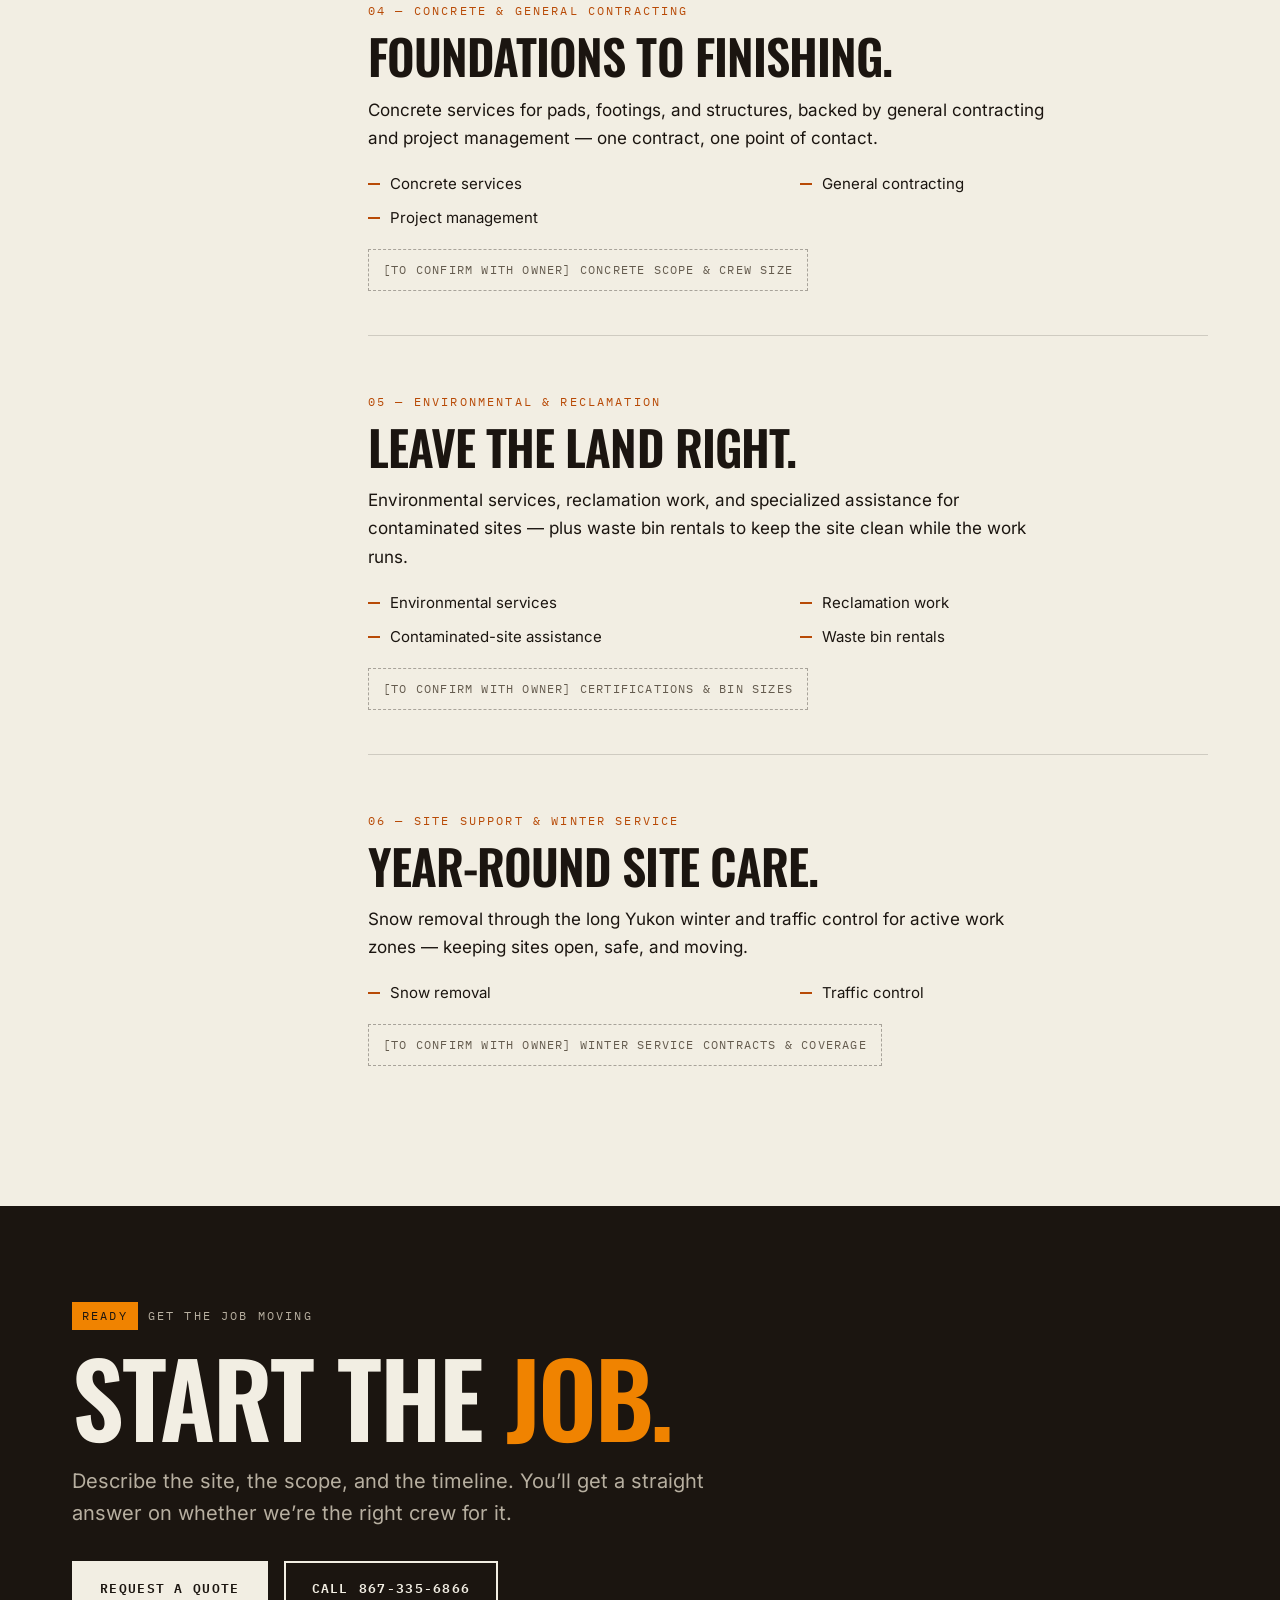
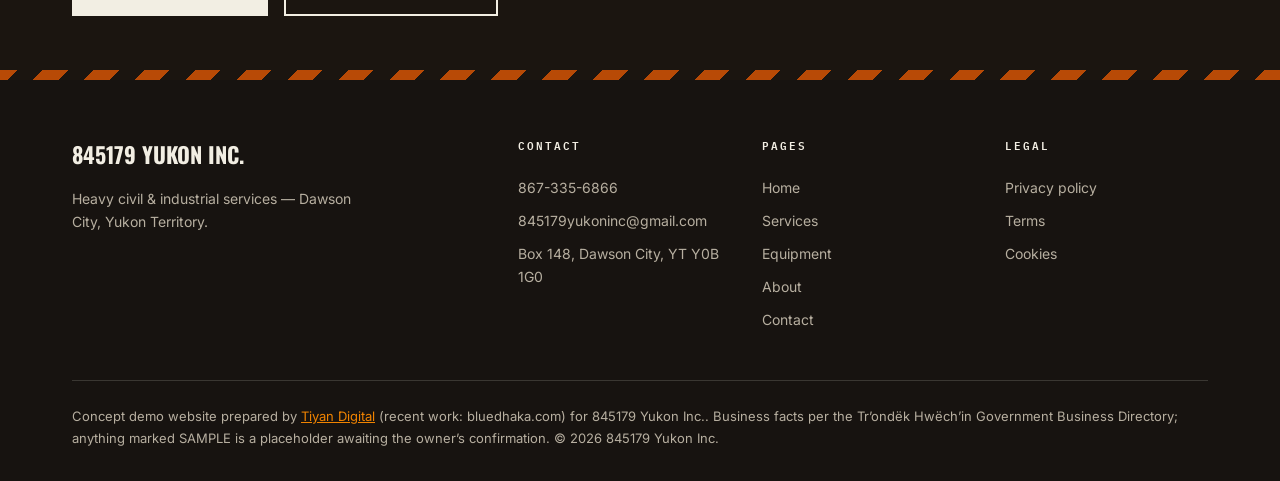
<file: services.html>
<!DOCTYPE html>
<html lang="en">
<head>
<meta charset="UTF-8">
<meta name="viewport" content="width=device-width, initial-scale=1.0">
<title>Services — 845179 Yukon Inc.</title>
<meta name="description" content="Six service groups from earthmoving to reclamation — 845179 Yukon Inc., Dawson City YT.">
<link rel="icon" href="data:image/svg+xml,%3Csvg xmlns='http://www.w3.org/2000/svg' viewBox='0 0 32 32'%3E%3Crect width='32' height='32' fill='%231B1510'/%3E%3Ctext x='16' y='22' font-family='monospace' font-size='14' fill='%23F08300' text-anchor='middle'%3E845%3C/text%3E%3C/svg%3E">
<link rel="stylesheet" href="assets/css/main.css">
</head>
<body>
<a class="skip" href="#main">Skip to content</a>

<header class="site-head">
  <div class="wrap bar">
    <a class="brand" href="index.html" aria-label="845179 Yukon Inc. — home">
      <span class="mark" aria-hidden="true">8<em>45</em></span>
      <span data-brand>845179 Yukon Inc.</span>
    </a>
    <button class="burger" id="burger" aria-expanded="false" aria-controls="nav" aria-label="Menu">
      <span></span><span></span><span></span>
    </button>
    <nav class="nav" id="nav" aria-label="Primary">
      <a href="index.html">Home</a>
      <a href="services.html" aria-current="page">Services</a>
      <a href="equipment.html">Equipment</a>
      <a href="about.html">About</a>
      <a href="contact.html">Contact</a>
      <a href="contact.html" class="nav-cta">Get a quote</a>
    </nav>
    <a class="btn head-cta" href="contact.html" style="margin-left:12px">Get a quote</a>
  </div>
</header>

<main id="main">

  <div class="hero" style="padding:56px 0 0">
    <div class="wrap">
      <p class="eyebrow"><span class="tag">Services</span>What we do</p>
      <h1 style="font-size:clamp(44px,6.5vw,88px);font-weight:700">The full<br>job ledger.</h1>
    </div>
  </div>

  <section style="padding-top:56px">
    <div class="wrap svc-layout">
      <nav class="svc-rail" aria-label="Services index">
        <a href="#earthmoving">01 · Earthmoving</a>
        <a href="#roads">02 · Roads</a>
        <a href="#hauling">03 · Hauling</a>
        <a href="#concrete">04 · Concrete</a>
        <a href="#environmental">05 · Environmental</a>
        <a href="#site">06 · Site support</a>
      </nav>
      <div>
        <div class="svc-block" id="earthmoving">
          <p class="n">01 — Earthmoving &amp; excavation</p>
          <h2>Move ground. Shape sites.</h2>
          <p>Excavation, earth-handling equipment operations, and site clearing — the first cut through to finished grade. Heavy equipment services cover breakdowns and field support so the work doesn&rsquo;t stop.</p>
          <ul><li>Excavation</li><li>Earth-handling equipment operations</li><li>Vegetation clearing</li><li>Heavy equipment services</li></ul>
          <span class="confirm">[To confirm with owner] exact equipment &amp; crew available</span>
        </div>
        <div class="svc-block" id="roads">
          <p class="n">02 — Road construction &amp; maintenance</p>
          <h2>Roads that survive the North.</h2>
          <p>Road construction and ongoing maintenance for access roads, driveways, and work sites — plus heavy construction support where the project calls for it.</p>
          <ul><li>Road construction</li><li>Road maintenance</li><li>Heavy construction</li></ul>
          <span class="confirm">[To confirm with owner] service radius &amp; seasonal schedule</span>
        </div>
        <div class="svc-block" id="hauling">
          <p class="n">03 — Heavy hauling &amp; trucking</p>
          <h2>Big loads. Long distances.</h2>
          <p>Heavy hauling and low-bed transport for equipment moves, plus general trucking — light and heavy — for aggregate, materials, and site supply.</p>
          <ul><li>Heavy hauling</li><li>Low-bed transport</li><li>Trucking</li><li>Light and heavy trucking</li></ul>
          <span class="confirm">[To confirm with owner] load limits &amp; booking lead time</span>
        </div>
        <div class="svc-block" id="concrete">
          <p class="n">04 — Concrete &amp; general contracting</p>
          <h2>Foundations to finishing.</h2>
          <p>Concrete services for pads, footings, and structures, backed by general contracting and project management — one contract, one point of contact.</p>
          <ul><li>Concrete services</li><li>General contracting</li><li>Project management</li></ul>
          <span class="confirm">[To confirm with owner] concrete scope &amp; crew size</span>
        </div>
        <div class="svc-block" id="environmental">
          <p class="n">05 — Environmental &amp; reclamation</p>
          <h2>Leave the land right.</h2>
          <p>Environmental services, reclamation work, and specialized assistance for contaminated sites — plus waste bin rentals to keep the site clean while the work runs.</p>
          <ul><li>Environmental services</li><li>Reclamation work</li><li>Contaminated-site assistance</li><li>Waste bin rentals</li></ul>
          <span class="confirm">[To confirm with owner] certifications &amp; bin sizes</span>
        </div>
        <div class="svc-block" id="site">
          <p class="n">06 — Site support &amp; winter service</p>
          <h2>Year-round site care.</h2>
          <p>Snow removal through the long Yukon winter and traffic control for active work zones — keeping sites open, safe, and moving.</p>
          <ul><li>Snow removal</li><li>Traffic control</li></ul>
          <span class="confirm">[To confirm with owner] winter service contracts &amp; coverage</span>
        </div>
      </div>
    </div>
  </section>

</main>

<footer>
  <div class="footer-cta">
    <div class="wrap">
      <p class="eyebrow" style="color:var(--dark-muted)"><span class="tag" style="background:var(--acc-lt);color:var(--ink)">Ready</span>Get the job moving</p>
      <h2>Start the <span class="acc-word">job.</span></h2>
      <p class="lede">Describe the site, the scope, and the timeline. You&rsquo;ll get a straight answer on whether we&rsquo;re the right crew for it.</p>
      <div class="cta-row" style="margin-top:32px">
        <a class="btn on-dark" href="contact.html">Request a quote</a>
        <a class="btn ghost" style="border-color:var(--paper);color:var(--paper)" href="tel:+18673356866" data-phone-href>Call <span data-phone>867-335-6866</span></a>
      </div>
    </div>
  </div>
  <div class="site-foot">
    <div class="wrap">
      <div class="foot-grid">
        <div>
          <div class="foot-brand" data-brand>845179 Yukon Inc.</div>
          <p style="max-width:32ch">Heavy civil &amp; industrial services — Dawson City, Yukon Territory.</p>
        </div>
        <div>
          <h4>Contact</h4>
          <a href="tel:+18673356866" data-phone-href><span data-phone>867-335-6866</span></a>
          <a href="mailto:845179yukoninc@gmail.com" data-email-href><span data-email>845179yukoninc@gmail.com</span></a>
          <span style="display:block;padding:5px 0">Box 148, Dawson City, YT Y0B 1G0</span>
        </div>
        <div>
          <h4>Pages</h4>
          <a href="index.html">Home</a>
          <a href="services.html">Services</a>
          <a href="equipment.html">Equipment</a>
          <a href="about.html">About</a>
          <a href="contact.html">Contact</a>
        </div>
        <div>
          <h4>Legal</h4>
          <a href="privacy.html">Privacy policy</a>
          <a href="terms.html">Terms</a>
          <a href="cookies.html">Cookies</a>
        </div>
      </div>
      <div class="disclosure">
        Concept demo website prepared by <a href="https://bluedhaka.com" rel="noopener">Tiyan Digital</a> (recent work: bluedhaka.com) for <span data-brand>845179 Yukon Inc.</span>. Business facts per the Tr&rsquo;ond&euml;k Hw&euml;ch&rsquo;in Government Business Directory; anything marked SAMPLE is a placeholder awaiting the owner&rsquo;s confirmation. &copy; <span id="yr">2026</span> <span data-brand>845179 Yukon Inc.</span>
      </div>
    </div>
  </div>
</footer>
<script src="assets/js/brand.js"></script>
<script src="assets/js/main.js"></script>
</body>
</html>
</file>
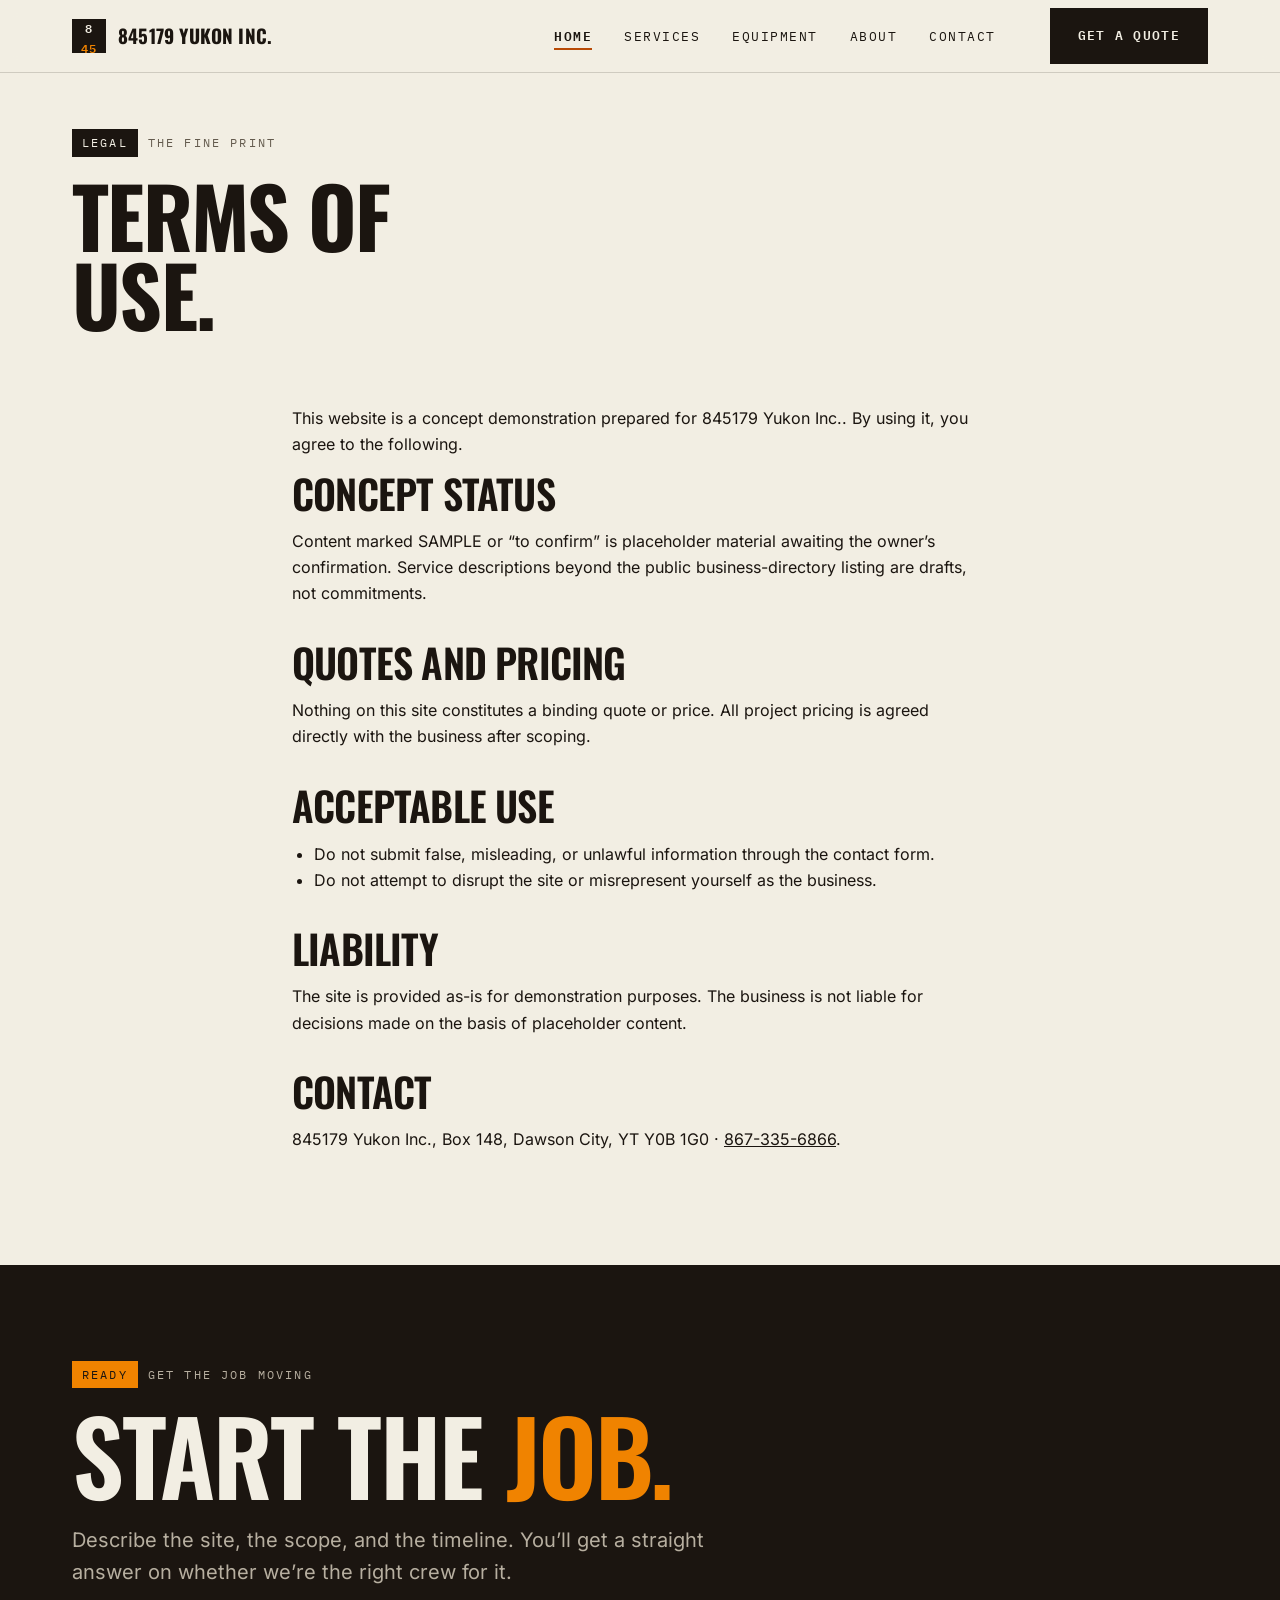
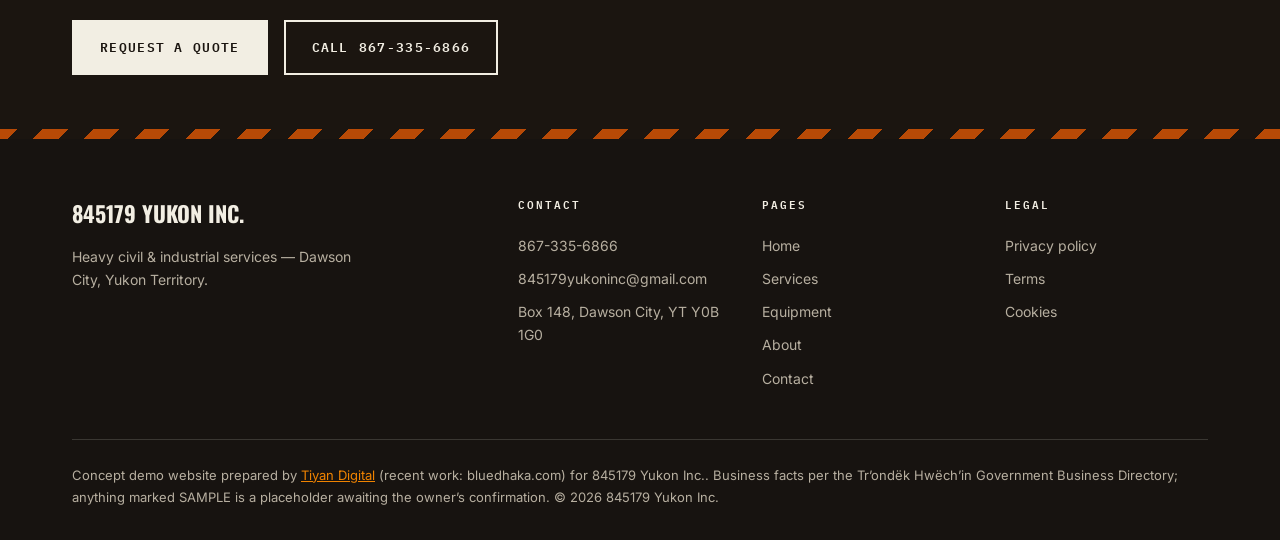
<file: terms.html>
<!DOCTYPE html>
<html lang="en">
<head>
<meta charset="UTF-8">
<meta name="viewport" content="width=device-width, initial-scale=1.0">
<title>Terms of use — 845179 Yukon Inc.</title>
<meta name="description" content="Terms of use for the 845179 Yukon Inc. concept website.">
<link rel="icon" href="data:image/svg+xml,%3Csvg xmlns='http://www.w3.org/2000/svg' viewBox='0 0 32 32'%3E%3Crect width='32' height='32' fill='%231B1510'/%3E%3Ctext x='16' y='22' font-family='monospace' font-size='14' fill='%23F08300' text-anchor='middle'%3E845%3C/text%3E%3C/svg%3E">
<link rel="stylesheet" href="assets/css/main.css">
</head>
<body>
<a class="skip" href="#main">Skip to content</a>

<header class="site-head">
  <div class="wrap bar">
    <a class="brand" href="index.html" aria-label="845179 Yukon Inc. — home">
      <span class="mark" aria-hidden="true">8<em>45</em></span>
      <span data-brand>845179 Yukon Inc.</span>
    </a>
    <button class="burger" id="burger" aria-expanded="false" aria-controls="nav" aria-label="Menu">
      <span></span><span></span><span></span>
    </button>
    <nav class="nav" id="nav" aria-label="Primary">
      <a href="index.html" aria-current="page">Home</a>
      <a href="services.html">Services</a>
      <a href="equipment.html">Equipment</a>
      <a href="about.html">About</a>
      <a href="contact.html">Contact</a>
      <a href="contact.html" class="nav-cta">Get a quote</a>
    </nav>
    <a class="btn head-cta" href="contact.html" style="margin-left:12px">Get a quote</a>
  </div>
</header>

<main id="main">

  <div class="hero" style="padding:56px 0 0">
    <div class="wrap">
      <p class="eyebrow"><span class="tag">Legal</span>The fine print</p>
      <h1 style="font-size:clamp(44px,6.5vw,88px);font-weight:700">Terms of<br>use.</h1>
    </div>
  </div>

  <section style="padding-top:56px"><div class="wrap legal rv">

        <p>This website is a concept demonstration prepared for <span data-brand>845179 Yukon Inc.</span>. By using it, you agree to the following.</p>
        <h2>Concept status</h2>
        <p>Content marked SAMPLE or &ldquo;to confirm&rdquo; is placeholder material awaiting the owner&rsquo;s confirmation. Service descriptions beyond the public business-directory listing are drafts, not commitments.</p>
        <h2>Quotes and pricing</h2>
        <p>Nothing on this site constitutes a binding quote or price. All project pricing is agreed directly with the business after scoping.</p>
        <h2>Acceptable use</h2>
        <ul>
          <li>Do not submit false, misleading, or unlawful information through the contact form.</li>
          <li>Do not attempt to disrupt the site or misrepresent yourself as the business.</li>
        </ul>
        <h2>Liability</h2>
        <p>The site is provided as-is for demonstration purposes. The business is not liable for decisions made on the basis of placeholder content.</p>
        <h2>Contact</h2>
        <p><span data-brand>845179 Yukon Inc.</span>, Box 148, Dawson City, YT Y0B 1G0 · <a href="tel:+18673356866">867-335-6866</a>.</p>

  </div></section>

</main>

<footer>
  <div class="footer-cta">
    <div class="wrap">
      <p class="eyebrow" style="color:var(--dark-muted)"><span class="tag" style="background:var(--acc-lt);color:var(--ink)">Ready</span>Get the job moving</p>
      <h2>Start the <span class="acc-word">job.</span></h2>
      <p class="lede">Describe the site, the scope, and the timeline. You&rsquo;ll get a straight answer on whether we&rsquo;re the right crew for it.</p>
      <div class="cta-row" style="margin-top:32px">
        <a class="btn on-dark" href="contact.html">Request a quote</a>
        <a class="btn ghost" style="border-color:var(--paper);color:var(--paper)" href="tel:+18673356866" data-phone-href>Call <span data-phone>867-335-6866</span></a>
      </div>
    </div>
  </div>
  <div class="site-foot">
    <div class="wrap">
      <div class="foot-grid">
        <div>
          <div class="foot-brand" data-brand>845179 Yukon Inc.</div>
          <p style="max-width:32ch">Heavy civil &amp; industrial services — Dawson City, Yukon Territory.</p>
        </div>
        <div>
          <h4>Contact</h4>
          <a href="tel:+18673356866" data-phone-href><span data-phone>867-335-6866</span></a>
          <a href="mailto:845179yukoninc@gmail.com" data-email-href><span data-email>845179yukoninc@gmail.com</span></a>
          <span style="display:block;padding:5px 0">Box 148, Dawson City, YT Y0B 1G0</span>
        </div>
        <div>
          <h4>Pages</h4>
          <a href="index.html">Home</a>
          <a href="services.html">Services</a>
          <a href="equipment.html">Equipment</a>
          <a href="about.html">About</a>
          <a href="contact.html">Contact</a>
        </div>
        <div>
          <h4>Legal</h4>
          <a href="privacy.html">Privacy policy</a>
          <a href="terms.html">Terms</a>
          <a href="cookies.html">Cookies</a>
        </div>
      </div>
      <div class="disclosure">
        Concept demo website prepared by <a href="https://bluedhaka.com" rel="noopener">Tiyan Digital</a> (recent work: bluedhaka.com) for <span data-brand>845179 Yukon Inc.</span>. Business facts per the Tr&rsquo;ond&euml;k Hw&euml;ch&rsquo;in Government Business Directory; anything marked SAMPLE is a placeholder awaiting the owner&rsquo;s confirmation. &copy; <span id="yr">2026</span> <span data-brand>845179 Yukon Inc.</span>
      </div>
    </div>
  </div>
</footer>
<script src="assets/js/brand.js"></script>
<script src="assets/js/main.js"></script>
</body>
</html>
</file>
<file: assets/css/main.css>
/* 845179 Yukon Inc. — concept proposal. "The Job Ledger" — rugged/precise/enduring. */
@import url("../fonts/local-fonts.css");

:root{
  --paper:#F2EEE3; --paper-2:#E9E2D2; --ink:#1B1510; --muted:#645B4E;
  --hair:rgba(27,21,16,.16); --hair-strong:rgba(27,21,16,.34);
  --dark:#171310; --dark-2:#221B15; --dark-ink:#F2EEE3; --dark-muted:#B7AFA0;
  --dark-hair:rgba(242,238,227,.16);
  --acc:#B84A06; --acc-lt:#F08300; --ok:#2E7D32;
  --disp:"Oswald", "Arial Narrow", sans-serif;
  --body:"Inter", system-ui, -apple-system, "Segoe UI", sans-serif;
  --mono:"IBM Plex Mono", ui-monospace, SFMono-Regular, Menlo, monospace;
  --ease:cubic-bezier(.16,1,.3,1);
  --maxw:1200px;
}
*,*::before,*::after{box-sizing:border-box}
html{background:var(--paper);scroll-behavior:smooth}
html,body{margin:0;padding:0;overflow-x:clip}
body{
  font-family:var(--body);font-size:17px;line-height:1.65;color:var(--ink);
  background:var(--paper);-webkit-font-smoothing:antialiased;
  text-rendering:optimizeLegibility;
}
::selection{background:var(--acc);color:#fff}
img,svg{max-width:100%;display:block}
a{color:inherit}
:focus-visible{outline:2px solid var(--acc);outline-offset:3px;border-radius:2px}
.skip{position:absolute;width:1px;height:1px;margin:-1px;padding:0;overflow:hidden;clip:rect(0 0 0 0);white-space:nowrap;border:0;background:var(--ink);color:var(--paper);z-index:200;font-family:var(--mono);font-size:13px}
.skip:focus{width:auto;height:auto;margin:0;clip:auto;white-space:normal;padding:10px 16px;left:8px;top:8px}

/* ---------- type ---------- */
h1,h2,h3,.h-disp{font-family:var(--disp);font-weight:600;letter-spacing:-.02em;line-height:.95;text-transform:uppercase;margin:0}
.eyebrow{font-family:var(--mono);font-size:12px;letter-spacing:.18em;text-transform:uppercase;color:var(--muted);margin:0 0 18px}
.eyebrow .tag{display:inline-block;background:var(--ink);color:var(--paper);padding:4px 10px;margin-right:10px;letter-spacing:.18em}
.lede{font-size:clamp(17px,1.6vw,20px);line-height:1.6;max-width:56ch;color:var(--ink)}
.small{font-size:14px}.mono{font-family:var(--mono)}
.rule{height:3px;background:var(--acc);border:0;margin:0}

/* ---------- layout ---------- */
.wrap{max-width:var(--maxw);margin:0 auto;padding:0 32px}
section{padding:96px 0}
.sec-head{display:flex;align-items:flex-end;justify-content:space-between;gap:24px;margin-bottom:48px;flex-wrap:wrap}
.sec-head h2{font-size:clamp(34px,4.5vw,56px)}
.sec-head .idx{font-family:var(--mono);font-size:12px;letter-spacing:.18em;color:var(--muted);text-transform:uppercase;margin-bottom:10px}

/* ---------- header ---------- */
.site-head{position:sticky;top:0;z-index:100;background:rgba(242,238,227,.94);backdrop-filter:blur(8px);border-bottom:1px solid var(--hair)}
.site-head .bar{display:flex;align-items:center;gap:28px;min-height:72px}
.brand{display:flex;align-items:center;gap:12px;text-decoration:none;font-family:var(--disp);font-weight:700;font-size:19px;letter-spacing:.01em;text-transform:uppercase}
.brand .mark{width:34px;height:34px;background:var(--ink);color:var(--paper);display:grid;place-items:center;font-family:var(--mono);font-size:12px;font-weight:600;letter-spacing:.05em;flex:none}
.brand .mark em{font-style:normal;color:var(--acc-lt)}
.nav{display:flex;gap:4px;margin-left:auto}
.nav a{text-decoration:none;font-family:var(--mono);font-size:12.5px;letter-spacing:.12em;text-transform:uppercase;padding:12px 14px;color:var(--ink);position:relative;min-height:44px;display:inline-flex;align-items:center}
.nav a::after{content:"";position:absolute;left:14px;right:14px;bottom:8px;height:2px;background:var(--acc);transform:scaleX(0);transform-origin:left;transition:transform .25s var(--ease)}
.nav a:hover::after,.nav a[aria-current="page"]::after{transform:scaleX(1)}
.nav a[aria-current="page"]{font-weight:600}
.btn{display:inline-flex;align-items:center;gap:10px;text-decoration:none;font-family:var(--mono);font-size:13px;font-weight:600;letter-spacing:.1em;text-transform:uppercase;padding:15px 26px;border:2px solid var(--ink);background:var(--ink);color:var(--paper);min-height:52px;transition:transform .2s var(--ease),background .2s,color .2s;cursor:pointer}
.btn:hover{transform:translateY(-2px);background:var(--acc);border-color:var(--acc);color:#fff}
.btn:active{transform:scale(.97)}
.btn.ghost{background:transparent;color:var(--ink)}
.btn.ghost:hover{background:var(--ink);color:var(--paper)}
.btn.on-dark{background:var(--paper);border-color:var(--paper);color:var(--ink)}
.btn.on-dark:hover{background:var(--acc-lt);border-color:var(--acc-lt);color:var(--ink)}
.burger{display:none;margin-left:auto;background:none;border:0;padding:12px;cursor:pointer;min-width:48px;min-height:48px}
.burger span{display:block;width:26px;height:2px;background:var(--ink);margin:6px 0;transition:transform .25s var(--ease),opacity .2s}
.nav .nav-cta{display:none}

/* ---------- hero ---------- */
.hero{padding:72px 0 0;position:relative;overflow:clip}
.hero-grid{display:grid;grid-template-columns:7fr 5fr;gap:48px;align-items:start}
.hero h1{font-size:clamp(56px,8.5vw,128px);font-weight:700}
.hero h1 .line{display:block;overflow:hidden}
.hero h1 .line>span{display:block;transform:translateY(105%);animation:rise .9s var(--ease) forwards}
.hero h1 .line:nth-child(2)>span{animation-delay:.12s}
.hero h1 .acc-word{color:var(--acc)}
@keyframes rise{to{transform:translateY(0)}}
.hero .lede{margin:26px 0 34px}
.cta-row{display:flex;gap:16px;flex-wrap:wrap}
.hero-meta{display:flex;gap:32px;margin-top:44px;border-top:1px solid var(--hair);padding-top:24px;flex-wrap:wrap}
.hero-meta div .k{font-family:var(--mono);font-size:11px;letter-spacing:.18em;color:var(--muted);text-transform:uppercase}
.hero-meta div .v{font-family:var(--disp);font-size:24px;font-weight:600;text-transform:uppercase;letter-spacing:.01em}
.ticket{background:var(--dark);color:var(--dark-ink);padding:32px 30px;position:relative;box-shadow:8px 8px 0 var(--paper-2)}
.ticket::before{content:"";position:absolute;inset:0 0 auto 0;height:8px;background:repeating-linear-gradient(-45deg,var(--acc-lt) 0 14px,var(--dark) 14px 28px)}
.ticket .t-head{font-family:var(--mono);font-size:11px;letter-spacing:.22em;color:var(--dark-muted);text-transform:uppercase;display:flex;justify-content:space-between;margin:14px 0 22px}
.ticket .row{display:grid;grid-template-columns:110px 1fr;gap:12px;padding:13px 0;border-top:1px solid var(--dark-hair);font-size:15px}
.ticket .row .k{font-family:var(--mono);font-size:11px;letter-spacing:.16em;color:var(--dark-muted);text-transform:uppercase;padding-top:3px}
.ticket .row .v{font-weight:600}
.ticket .row a{color:var(--dark-ink);text-decoration:none;border-bottom:1px solid var(--acc-lt)}
.ticket .row a:hover{color:var(--acc-lt)}
.ticket .stamp{margin-top:24px;font-family:var(--mono);font-size:11px;letter-spacing:.16em;color:var(--acc-lt);text-transform:uppercase;border:1px dashed var(--acc-lt);padding:10px 14px;display:inline-block}
.terrain{margin-top:64px;border-top:1px solid var(--hair)}
.terrain svg{width:100%;height:120px}

/* marquee */
.strip{background:var(--ink);color:var(--paper);overflow:hidden;white-space:nowrap;padding:14px 0;border-top:3px solid var(--acc)}
.strip .track{display:inline-block;animation:slide 28s linear infinite;font-family:var(--disp);font-size:18px;letter-spacing:.06em;text-transform:uppercase}
.strip .track span{margin:0 28px}
.strip .track i{font-style:normal;color:var(--acc-lt)}
@keyframes slide{to{transform:translateX(-50%)}}

/* ---------- ledger rows (capabilities) ---------- */
.ledger{border-top:1px solid var(--hair-strong)}
.ledger-row{display:grid;grid-template-columns:64px 1fr auto;gap:24px;align-items:center;padding:26px 8px;border-bottom:1px solid var(--hair);text-decoration:none;position:relative;transition:background .2s}
.ledger-row::before{content:"";position:absolute;left:0;top:0;bottom:0;width:4px;background:var(--acc);transform:scaleY(0);transition:transform .25s var(--ease)}
.ledger-row:hover::before,.ledger-row:focus-visible::before{transform:scaleY(1)}
.ledger-row:hover{background:rgba(27,21,16,.03)}
.ledger-row .n{font-family:var(--mono);font-size:13px;color:var(--muted)}
.ledger-row h3{font-size:clamp(20px,2.6vw,30px);font-weight:600}
.ledger-row .items{font-size:14px;color:var(--muted);margin-top:6px;max-width:60ch}
.ledger-row .go{font-family:var(--mono);font-size:12px;letter-spacing:.14em;text-transform:uppercase;color:var(--muted);white-space:nowrap}
.ledger-row:hover .go{color:var(--acc)}

/* ---------- cards ---------- */
.grid3{display:grid;grid-template-columns:repeat(3,1fr);gap:24px}
.card{border:1px solid var(--hair);background:var(--paper);padding:30px;position:relative;transition:transform .2s var(--ease),box-shadow .2s}
.card:hover{transform:translateY(-4px);box-shadow:6px 6px 0 var(--paper-2)}
.card .n{font-family:var(--mono);font-size:12px;letter-spacing:.16em;color:var(--acc);text-transform:uppercase}
.card h3{font-size:24px;margin:12px 0 10px}
.card p{font-size:15px;color:var(--ink);margin:0 0 8px}
.card .sample-tag{display:inline-block;margin-top:14px;font-family:var(--mono);font-size:11px;letter-spacing:.14em;text-transform:uppercase;color:var(--muted);border:1px dashed var(--hair-strong);padding:6px 10px}
.card.sample{border-style:dashed}
.icon{display:block;width:52px;height:52px;margin-bottom:18px;color:var(--ink)}
.icon svg{width:100%;height:100%}

/* ---------- dark bands ---------- */
.band-dark{background:var(--dark);color:var(--dark-ink)}
.band-dark .eyebrow{color:var(--dark-muted)}
.band-dark h2{color:var(--dark-ink)}
.band-dark .lede{color:var(--dark-ink)}
.steps{display:grid;grid-template-columns:repeat(4,1fr);gap:0;border:1px solid var(--dark-hair)}
.step{padding:32px 28px;border-left:1px solid var(--dark-hair)}
.step:first-child{border-left:0}
.step .n{font-family:var(--disp);font-size:44px;font-weight:700;color:var(--acc-lt);line-height:1}
.step h3{font-size:19px;margin:14px 0 8px;color:var(--dark-ink)}
.step p{font-size:14.5px;color:var(--dark-muted);margin:0}

/* ---------- service detail ---------- */
.svc-layout{display:grid;grid-template-columns:240px 1fr;gap:56px;align-items:start}
.svc-rail{position:sticky;top:104px;border-left:2px solid var(--hair);padding-left:20px;display:flex;flex-direction:column;gap:4px}
.svc-rail a{font-family:var(--mono);font-size:12px;letter-spacing:.1em;text-transform:uppercase;text-decoration:none;color:var(--muted);padding:9px 0;min-height:40px;display:flex;align-items:center}
.svc-rail a:hover,.svc-rail a.active{color:var(--ink)}
.svc-rail a.active{font-weight:600;color:var(--acc)}
.svc-block{padding:44px 0;border-top:1px solid var(--hair)}
.svc-block:first-child{border-top:0;padding-top:0}
.svc-block .n{font-family:var(--mono);font-size:12px;letter-spacing:.18em;color:var(--acc);text-transform:uppercase}
.svc-block h2{font-size:clamp(30px,4vw,48px);margin:10px 0 16px}
.svc-block p{max-width:62ch}
.svc-block ul{list-style:none;padding:0;margin:20px 0 0;display:grid;grid-template-columns:1fr 1fr;gap:10px 24px}
.svc-block li{font-size:15px;padding-left:22px;position:relative}
.svc-block li::before{content:"";position:absolute;left:0;top:11px;width:12px;height:2px;background:var(--acc)}
.confirm{margin-top:18px;font-family:var(--mono);font-size:12px;letter-spacing:.1em;text-transform:uppercase;color:var(--muted);border:1px dashed var(--hair-strong);padding:10px 14px;display:inline-block}

/* ---------- about ---------- */
.about-grid{display:grid;grid-template-columns:5fr 7fr;gap:56px;align-items:start}
.fact-table{border:1px solid var(--hair);width:100%;border-collapse:collapse;background:var(--paper)}
.fact-table th,.fact-table td{padding:14px 18px;text-align:left;border-bottom:1px solid var(--hair);font-size:15px;vertical-align:top}
.fact-table tr:last-child th,.fact-table tr:last-child td{border-bottom:0}
.fact-table th{font-family:var(--mono);font-size:11.5px;letter-spacing:.14em;text-transform:uppercase;color:var(--muted);width:34%;font-weight:500}
.fact-table a{color:var(--ink);text-decoration:none;border-bottom:1px solid var(--acc)}
.big-quote{font-family:var(--disp);font-size:clamp(26px,3.6vw,44px);font-weight:500;text-transform:uppercase;line-height:1.08;letter-spacing:-.01em;border-left:4px solid var(--acc);padding-left:28px;margin:0}

/* ---------- contact ---------- */
.contact-grid{display:grid;grid-template-columns:1fr 1fr;gap:56px;align-items:start}
.call-big{font-family:var(--disp);font-weight:700;font-size:clamp(40px,6vw,84px);letter-spacing:-.02em;line-height:1;text-decoration:none;display:inline-block;margin:8px 0 20px}
.call-big:hover{color:var(--acc)}
form .field{margin-bottom:22px}
form label{display:block;font-family:var(--mono);font-size:12px;letter-spacing:.14em;text-transform:uppercase;margin-bottom:8px;color:var(--ink)}
form input[type=text],form input[type=tel],form input[type=email],form select,form textarea{width:100%;font:inherit;font-size:16px;padding:13px 15px;border:1.5px solid var(--hair-strong);background:#fff;border-radius:2px;color:var(--ink)}
form textarea{min-height:130px;resize:vertical}
form input:focus,form select:focus,form textarea:focus{outline:2px solid var(--acc);outline-offset:2px;border-color:var(--acc)}
.consent{display:flex;gap:12px;align-items:flex-start;font-size:14px;color:var(--muted)}
.consent input{width:20px;height:20px;margin-top:3px;accent-color:var(--acc);flex:none}
.form-note{margin-top:18px;font-size:14px;color:var(--muted);border:1px dashed var(--hair-strong);padding:12px 16px}
.form-ok{display:none;margin-top:18px;border:2px solid var(--ok);padding:16px 18px;font-size:15px}
.form-ok.show{display:block}

/* ---------- legal ---------- */
.legal{max-width:760px}
.legal h2{font-size:clamp(26px,3.4vw,40px);margin:36px 0 12px}
.legal h2:first-of-type{margin-top:0}
.legal p,.legal li{font-size:16px;max-width:68ch}
.legal ul{padding-left:22px}

/* ---------- footer (designed ending) ---------- */
.footer-cta{background:var(--ink);color:var(--paper);padding:96px 0 64px;position:relative;overflow:clip}
.footer-cta::before{content:"";position:absolute;inset:auto 0 0 0;height:10px;background:repeating-linear-gradient(-45deg,var(--acc) 0 18px,var(--ink) 18px 36px)}
.footer-cta h2{font-size:clamp(48px,8vw,110px);color:var(--paper)}
.footer-cta h2 .acc-word{color:var(--acc-lt)}
.footer-cta p{color:var(--dark-muted);max-width:52ch}
.site-foot{background:var(--dark);color:var(--dark-muted);padding:56px 0 32px;font-size:14px}
.foot-grid{display:grid;grid-template-columns:2fr 1fr 1fr 1fr;gap:40px;margin-bottom:44px}
.foot-grid h4{font-family:var(--mono);font-size:11px;letter-spacing:.18em;text-transform:uppercase;color:var(--dark-ink);margin:0 0 16px;font-weight:600}
.foot-grid a{display:block;text-decoration:none;padding:5px 0;color:var(--dark-muted)}
.foot-grid a:hover{color:var(--acc-lt)}
.foot-brand{font-family:var(--disp);font-size:22px;font-weight:700;text-transform:uppercase;color:var(--dark-ink);margin-bottom:12px}
.disclosure{border-top:1px solid var(--dark-hair);padding-top:24px;font-size:13px;line-height:1.7;color:var(--dark-muted)}
.disclosure a{color:var(--acc-lt)}

/* ---------- reveal ---------- */
.rv{opacity:0;transform:translateY(26px);transition:opacity .8s var(--ease),transform .8s var(--ease)}
.rv.in{opacity:1;transform:none}
@media (prefers-reduced-motion:reduce){
  *,*::before,*::after{animation-duration:.01ms!important;transition-duration:.01ms!important}
  .rv{opacity:1;transform:none}
  .hero h1 .line>span{transform:none}
  html{scroll-behavior:auto}
}

/* ---------- responsive ---------- */
@media(max-width:1024px){
  .hero-grid{grid-template-columns:1fr}
  .grid3{grid-template-columns:1fr 1fr}
  .steps{grid-template-columns:1fr 1fr}
  .step:nth-child(3){border-left:0}
  .step{border-top:1px solid var(--dark-hair)}
  .step:nth-child(-n+2){border-top:0}
  .svc-layout{grid-template-columns:1fr}
  .svc-rail{position:static;flex-direction:row;flex-wrap:wrap;border-left:0;border-bottom:2px solid var(--hair);padding:0 0 12px}
  .about-grid,.contact-grid{grid-template-columns:1fr}
  .foot-grid{grid-template-columns:1fr 1fr}
}
@media(max-width:720px){
  .wrap{padding:0 20px}
  .brand{font-size:16px;white-space:nowrap}
  .head-cta{display:none}
  .nav .nav-cta{display:flex;background:var(--ink);color:var(--paper);justify-content:center;margin-top:12px;font-weight:600}
  .nav .nav-cta::after{display:none}
  section{padding:64px 0}
  .nav{position:fixed;inset:72px 0 auto 0;background:var(--paper);flex-direction:column;padding:12px 20px 24px;border-bottom:2px solid var(--ink);transform:translateY(-130%);transition:transform .3s var(--ease);gap:0}
  .nav.open{transform:none}
  .nav a{padding:14px 4px;font-size:14px;border-bottom:1px solid var(--hair)}
  .burger{display:block}
  .burger[aria-expanded="true"] span:nth-child(1){transform:translateY(8px) rotate(45deg)}
  .burger[aria-expanded="true"] span:nth-child(2){opacity:0}
  .burger[aria-expanded="true"] span:nth-child(3){transform:translateY(-8px) rotate(-45deg)}
  .grid3{grid-template-columns:1fr}
  .ledger-row{grid-template-columns:44px 1fr;gap:14px}
  .ledger-row .go{display:none}
  .steps{grid-template-columns:1fr}
  .step{border-left:0;border-top:1px solid var(--dark-hair)}
  .step:first-child{border-top:0}
  .ticket .row{grid-template-columns:1fr;gap:4px}
  .svc-block ul{grid-template-columns:1fr}
  .foot-grid{grid-template-columns:1fr}
  .hero-meta{gap:20px}
}
</file>
